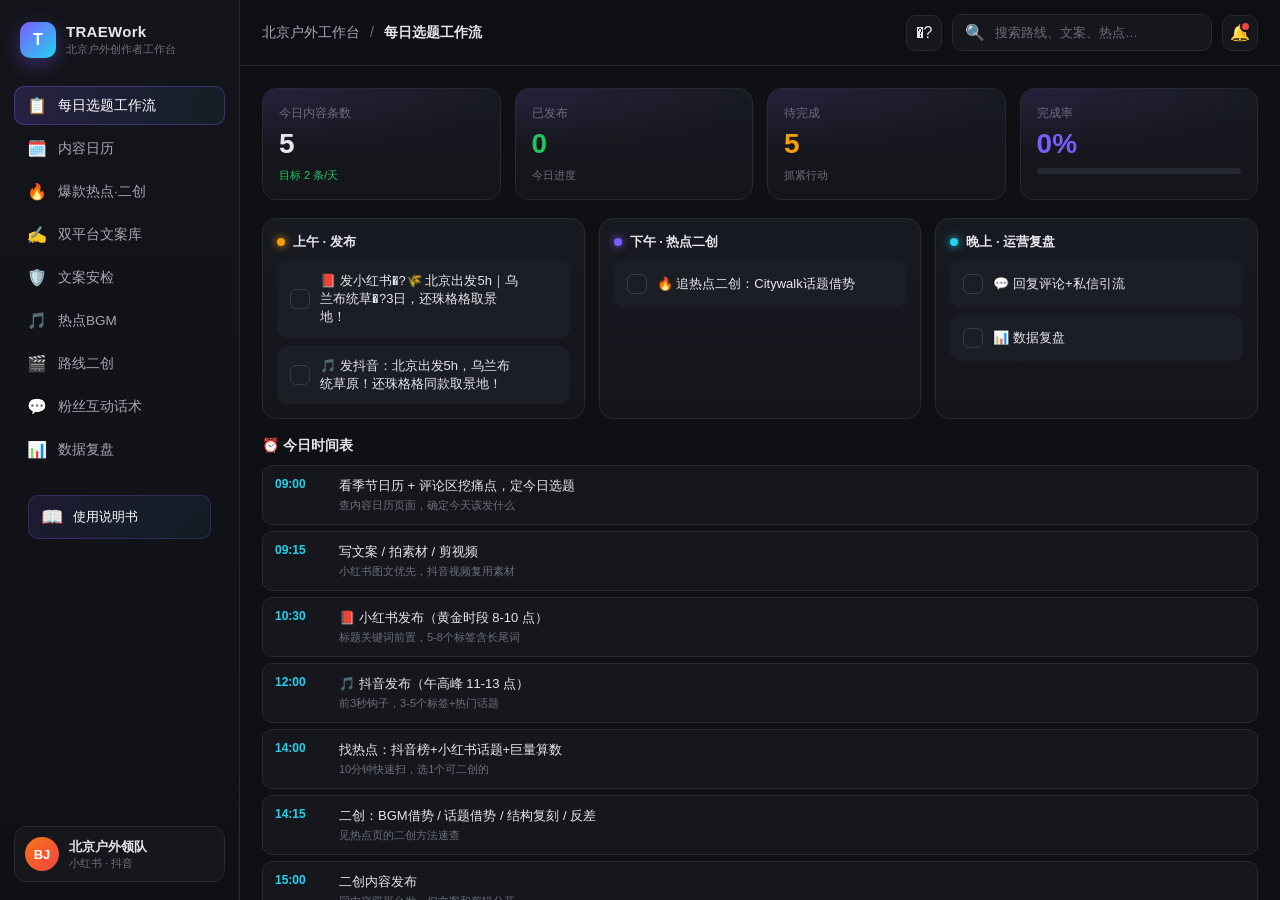
<file: app/index.html>
<!DOCTYPE html>
<html lang="zh-CN">
<head>
<meta charset="UTF-8">
<meta name="viewport" content="width=device-width, initial-scale=1.0, maximum-scale=1.0, user-scalable=no, viewport-fit=cover">
<meta name="theme-color" content="#0e0e10">
<meta name="apple-mobile-web-app-capable" content="yes">
<meta name="apple-mobile-web-app-status-bar-style" content="black-translucent">
<meta name="apple-mobile-web-app-title" content="工作台">
<meta name="mobile-web-app-capable" content="yes">
<link rel="apple-touch-icon" href="icon-192.png">
<link rel="icon" type="image/png" sizes="192x192" href="icon-192.png">
<link rel="manifest" href="manifest.json">
<title>工作台 · 北京户外创作者</title>
<link rel="stylesheet" href="styles.css">
</head>
<body>
<div class="app">
  <!-- 左侧导航 -->
  <aside class="sidebar" id="sidebar">
    <div class="brand">
      <div class="brand-mark">T</div>
      <div class="brand-text">
        <div class="brand-name">TRAEWork</div>
        <div class="brand-sub">北京户外创作者工作台</div>
      </div>
    </div>
    <nav class="nav">
      <button class="nav-item active" data-page="plan">
        <span class="nav-icon">📋</span>
        <span class="nav-label">每日选题工作流</span>
      </button>
      <button class="nav-item" data-page="calendar">
        <span class="nav-icon">🗓️</span>
        <span class="nav-label">内容日历</span>
      </button>
      <button class="nav-item" data-page="hot">
        <span class="nav-icon">🔥</span>
        <span class="nav-label">爆款热点·二创</span>
      </button>
      <button class="nav-item" data-page="copy">
        <span class="nav-icon">✍️</span>
        <span class="nav-label">双平台文案库</span>
      </button>
      <button class="nav-item" data-page="check">
        <span class="nav-icon">🛡️</span>
        <span class="nav-label">文案安检</span>
      </button>
      <button class="nav-item" data-page="bgm">
        <span class="nav-icon">🎵</span>
        <span class="nav-label">热点BGM</span>
      </button>
      <button class="nav-item" data-page="remix">
        <span class="nav-icon">🎬</span>
        <span class="nav-label">路线二创</span>
      </button>
      <button class="nav-item" data-page="interact">
        <span class="nav-icon">💬</span>
        <span class="nav-label">粉丝互动话术</span>
      </button>
      <button class="nav-item" data-page="review">
        <span class="nav-icon">📊</span>
        <span class="nav-label">数据复盘</span>
      </button>
    </nav>
    <div style="padding:0 14px;margin-top:8px">
  <a href="./manual.html" style="display:flex;align-items:center;gap:10px;padding:10px 12px;border-radius:10px;background:linear-gradient(135deg,rgba(124,92,255,.12),rgba(34,211,238,.06));border:1px solid rgba(124,92,255,.25);color:#fff;text-decoration:none;font-size:13px">
    <span style="font-size:18px">📖</span>
    <span>使用说明书</span>
  </a>
</div>
<div class="sidebar-foot">
      <div class="user-chip">
        <div class="avatar">BJ</div>
        <div>
          <div class="u-name">北京户外领队</div>
          <div class="u-role">小红书 · 抖音</div>
        </div>
      </div>
    </div>
  </aside>

  <!-- 移动端底部 Tab -->
  <nav class="tabbar" id="tabbar">
    <button class="tab-item active" data-page="plan"><span class="tab-icon">📋</span><span class="tab-label">选题</span></button>
    <button class="tab-item" data-page="calendar"><span class="tab-icon">🗓️</span><span class="tab-label">日历</span></button>
    <button class="tab-item" data-page="hot"><span class="tab-icon">🔥</span><span class="tab-label">热点</span></button>
    <button class="tab-item" data-page="copy"><span class="tab-icon">✍️</span><span class="tab-label">文案</span></button>
    <button class="tab-item" data-page="check"><span class="tab-icon">🛡️</span><span class="tab-label">安检</span></button>
    <button class="tab-item" data-page="bgm"><span class="tab-icon">🎵</span><span class="tab-label">BGM</span></button>
    <button class="tab-item" data-page="remix"><span class="tab-icon">🎬</span><span class="tab-label">二创</span></button>
    <button class="tab-item" data-page="interact"><span class="tab-icon">💬</span><span class="tab-label">话术</span></button>
    <button class="tab-item" data-page="review"><span class="tab-icon">📊</span><span class="tab-label">复盘</span></button>
  </nav>

  <!-- 主内容区 -->
  <main class="main">
    <header class="topbar">
      <div class="topbar-left">
        <button class="menu-btn" id="menuBtn" aria-label="菜单">☰</button>
        <div class="crumb">
          <span class="crumb-home">北京户外工作台</span>
          <span class="crumb-sep">/</span>
          <span class="crumb-current" id="crumbCurrent">每日选题工作流</span>
        </div>
      </div>
      <div class="topbar-right">
        <button class="sync-btn" id="syncIcon" title="云端同步">☁️</button>
        <div class="search"><span>🔍</span><input type="text" id="globalSearch" placeholder="搜索路线、文案、热点…"></div>
        <button class="bell" aria-label="通知">🔔<span class="dot"></span></button>
      </div>
    </header>

    <section class="content" id="content">

      <!-- ====== 页面 1：每日选题工作流 ====== -->
      <div class="page active" id="page-plan">
        <!-- 顶部数据 -->
        <div class="stats">
          <div class="stat-card"><div class="stat-label">今日内容条数</div><div class="stat-value" id="stat-total">0</div><div class="stat-foot"><span class="up">目标 2 条/天</span></div></div>
          <div class="stat-card"><div class="stat-label">已发布</div><div class="stat-value done" id="stat-done">0</div><div class="stat-foot">今日进度</div></div>
          <div class="stat-card"><div class="stat-label">待完成</div><div class="stat-value pending" id="stat-pending">0</div><div class="stat-foot">抓紧行动</div></div>
          <div class="stat-card"><div class="stat-label">完成率</div><div class="stat-value rate" id="stat-rate">0%</div><div class="progress"><div class="bar" id="rateBar"></div></div></div>
        </div>

        <!-- 今日时间表 -->
        <!-- 今日任务看板（三栏） -->
        <div class="board">
          <section class="col"><div class="col-head"><div class="col-title"><span class="col-dot morning"></span>上午 · 发布</div></div><ul class="task-list" id="col-morning"></ul></section>
          <section class="col"><div class="col-head"><div class="col-title"><span class="col-dot afternoon"></span>下午 · 热点二创</div></div><ul class="task-list" id="col-afternoon"></ul></section>
          <section class="col"><div class="col-head"><div class="col-title"><span class="col-dot evening"></span>晚上 · 运营复盘</div></div><ul class="task-list" id="col-evening"></ul></section>
        </div>

        <div class="section-title" style="margin-top:18px">⏰ 今日时间表</div>
        <div class="timeline" id="timeline"></div>

        <!-- 选题决策表 -->
        <div class="section-title" style="margin-top:18px">🧠 今日选题决策表</div>
        <div class="idea-grid" id="topicGrid"></div>

        <!-- 评论区挖宝 -->
        <div class="section-title" style="margin-top:18px">💬 评论区选题金矿</div>
        <div class="comment-mine" id="commentMine"></div>
      </div>

      <!-- ====== 页面 2：内容日历 ====== -->
      <div class="page" id="page-calendar">
        <div class="page-head"><h2>📅 北京户外年度内容日历</h2><div class="calendar-nav"><button id="calPrev">‹</button><span id="calMonth">7月</span><button id="calNext">›</button></div></div>
        <div class="calendar-grid" id="calendarGrid"></div>
      </div>

      <!-- ====== 页面 3：爆款热点·二创 ====== -->
      <div class="page" id="page-hot">
        <div class="page-head"><h2>🔥 爆款热点 · 二创工作台</h2><button class="new-btn ghost" id="newHotBtn">＋ 收录热点</button></div>
        <div class="section-title">🔄 今日可追热点</div>
        <div class="hot-list" id="hotList"></div>
        <div class="section-title" style="margin-top:14px">🧪 二创方法速查</div>
        <div class="remix-methods" id="remixMethods"></div>
        <div class="section-title" style="margin-top:14px">🚫 违禁词速查表（发之前扫一眼）</div>
        <div class="banned-table" id="bannedTable"></div>
      </div>

      <!-- ====== 页面 4：双平台文案库 ====== -->
      <div class="page" id="page-copy">
        <div class="page-head"><h2>✍️ 双平台文案库</h2><div class="search local"><span>🔍</span><input type="text" id="copySearch" placeholder="搜路线、月份…"></div></div>
        
        <!-- AI 生成区 -->
        <div class="ai-gen-area">
          <div class="ai-gen-title">🤖 AI 智能生成文案</div>
          <div class="ai-gen-desc">输入任意路线名或地点，自动生成小红书+抖音双平台文案（自动过违禁词）</div>
          <div class="ai-gen-input-row">
            <input type="text" id="aiRouteInput" placeholder="例如：麻田岭露营、北灵山徒步、乌兰哈达火山…">
            <button class="btn primary" id="aiGenBtn">✨ 生成文案</button>
          </div>
          <div class="ai-gen-result" id="aiGenResult"></div>
        </div>

        <div class="section-title">📚 文案库 · 小红书 & 抖音 对照</div>
        <div class="copy-list" id="copyList"></div>
      </div>

      <!-- ====== 页面 5：文案安检 ====== -->
      <div class="page" id="page-check">
        <div class="page-head"><h2>🛡️ 文案安检 · 违禁词扫描</h2></div>
        <div class="check-layout">
          <!-- 左侧输入区 -->
          <div class="check-input-area">
            <div class="form-row">
              <label>选择平台</label>
              <div class="seg" id="scanPlatform">
                <button class="seg-btn active" data-plat="both">两平台都查</button>
                <button class="seg-btn" data-plat="xhs">📕 小红书</button>
                <button class="seg-btn" data-plat="dy">🎵 抖音</button>
              </div>
            </div>
            <div class="form-row">
              <label>粘贴你要检查的文案（标题+正文+标签都放进来）</label>
              <textarea id="scanInput" rows="10" placeholder="在这里粘贴小红书或抖音的文案内容…&#10;&#10;比如：&#10;北京最美冰瀑！白河峡谷徒步，拍出人生照片&#10;#白河峡谷 #冰瀑徒步 #北京户外 #组队"></textarea>
            </div>
            <div class="form-actions" style="justify-content:flex-start">
              <button class="btn primary" id="scanBtn">🔍 开始扫描</button>
              <button class="btn ghost" id="scanClear">清空</button>
            </div>
          </div>
          <!-- 右侧结果区 -->
          <div class="check-result-area" id="scanResult">
            <div class="scan-hint">👆 左边粘贴文案，选择平台，点击扫描即可检查违禁词</div>
          </div>
        </div>
      </div>

      <!-- ====== 页面 6：热点BGM ====== -->
      <div class="page" id="page-bgm">
        <div class="page-head">
          <h2>🎵 热点 BGM · 爆款背景音乐</h2>
          <div class="bgm-filters">
            <button class="bgm-filter active" data-filter="all">全部</button>
            <button class="bgm-filter" data-filter="抖音">抖音</button>
            <button class="bgm-filter" data-filter="小红书">小红书</button>
            <button class="bgm-filter" data-filter="治愈">治愈</button>
            <button class="bgm-filter" data-filter="励志">励志</button>
            <button class="bgm-filter" data-filter="古风">古风</button>
          </div>
        </div>
        <div class="bgm-list" id="bgmList"></div>
        <div class="section-title" style="margin-top:18px">💡 BGM 使用技巧</div>
        <div class="bgm-tips" id="bgmTips"></div>
      </div>

      <!-- ====== 页面 7：路线二创 ====== -->
      <div class="page" id="page-remix">
        <div class="page-head"><h2>🎬 路线二创 · 攻略转文案</h2></div>
        
        <div class="remix-layout">
          <!-- 左侧：输入攻略 -->
          <div class="remix-input-area">
            <div class="remix-step">
              <div class="remix-step-num">1</div>
              <div class="remix-step-text">粘贴路线攻略（从其他博主/自己整理的素材都可以）</div>
            </div>
            <textarea id="remixInput" rows="12" placeholder="在这里粘贴路线攻略文本…&#10;&#10;例如：&#10;麻田岭位于河北蔚县，海拔2100米，高山草甸地貌。&#10;从北京出发约4小时车程。&#10;路线全程约12公里，累计爬升600米，难度中等。&#10;7-8月是花开季节，草甸上野花遍地。&#10;适合露营、徒步、摄影。&#10;注意事项：海拔较高需带保暖衣物，无信号需提前下载轨迹。"></textarea>
            <div class="remix-options">
              <div class="form-row" style="margin:0">
                <label>内容风格</label>
                <div class="seg" id="remixStyle">
                  <button class="seg-btn active" data-style="种草">种草安利</button>
                  <button class="seg-btn" data-style="攻略">实用攻略</button>
                  <button class="seg-btn" data-style="vlog">vlog叙事</button>
                </div>
              </div>
            </div>
            <button class="btn primary remix-gen-btn" id="remixGenBtn">✨ 一键生成双平台文案</button>
          </div>
          
          <!-- 右侧：生成结果 -->
          <div class="remix-result-area" id="remixResult">
            <div class="scan-hint">👈 左边粘贴攻略，点「一键生成」即可获得可直接发布的小红书+抖音文案</div>
          </div>
        </div>
      </div>

      <!-- ====== 页面 9：粉丝互动话术 ====== -->
      <div class="page" id="page-interact">
        <div class="page-head">
          <h2>💬 粉丝互动话术库</h2>
          <div class="interact-filters">
            <button class="interact-filter active" data-stage="all">全部</button>
            <button class="interact-filter" data-stage="comment">评论回复</button>
            <button class="interact-filter" data-stage="dm">私信引导</button>
            <button class="interact-filter" data-stage="wechat">加微信</button>
          </div>
        </div>

        <!-- 转化漏斗示意 -->
        <div class="interact-funnel">
          <div class="funnel-step">
            <div class="funnel-icon">📝</div>
            <div class="funnel-label">发布内容</div>
            <div class="funnel-desc">吸引评论</div>
          </div>
          <div class="funnel-arrow">→</div>
          <div class="funnel-step">
            <div class="funnel-icon">💬</div>
            <div class="funnel-label">评论回复</div>
            <div class="funnel-desc">引导到私信</div>
          </div>
          <div class="funnel-arrow">→</div>
          <div class="funnel-step">
            <div class="funnel-icon">📨</div>
            <div class="funnel-label">私信沟通</div>
            <div class="funnel-desc">发送详情+报名</div>
          </div>
          <div class="funnel-arrow">→</div>
          <div class="funnel-step highlight">
            <div class="funnel-icon">🔗</div>
            <div class="funnel-label">加微信</div>
            <div class="funnel-desc">建立长期联系</div>
          </div>
        </div>

        <!-- 平台切换 -->
        <div class="interact-platform-tabs">
          <button class="interact-plat-tab active" data-plat="xhs">📕 小红书话术</button>
          <button class="interact-plat-tab" data-plat="dy">🎵 抖音话术</button>
        </div>

        <!-- 话术列表 -->
        <div class="interact-list" id="interactList"></div>

        <!-- 互动技巧 -->
        <div class="section-title" style="margin-top:18px">💡 互动转化技巧</div>
        <div class="interact-tips" id="interactTips"></div>
      </div>

      <!-- ====== 页面 8：数据复盘 ====== -->
      <div class="page" id="page-review">
        <div class="page-head"><h2>📊 数据复盘</h2><button class="new-btn ghost" id="newReviewBtn">＋ 新增复盘</button></div>
        <div class="review-grid" id="reviewGrid"></div>
      </div>
    </section>
  </main>
</div>

<!-- 弹层：热点 -->
<div class="modal" id="hotModal">
  <div class="modal-mask"></div>
  <div class="modal-body">
    <div class="modal-title">收录热点</div>
    <div class="form-row"><label>热点标题</label><input id="hotTitle" type="text" placeholder="例如：某爆款BGM"></div>
    <div class="form-row"><label>平台 / 来源</label><input id="hotFrom" type="text" placeholder="抖音 / 小红书 / B站…"></div>
    <div class="form-row"><label>链接（可选）</label><input id="hotLink" type="text" placeholder="https://…"></div>
    <div class="form-row"><label>二创角度</label><textarea id="hotAngle" rows="2" placeholder="你的切入角度"></textarea></div>
    <div class="form-actions"><button class="btn ghost" data-close="hotModal">取消</button><button class="btn primary" id="hotSave">保存</button></div>
  </div>
</div>

<!-- 弹层：复盘 -->
<div class="modal" id="reviewModal">
  <div class="modal-mask"></div>
  <div class="modal-body">
    <div class="modal-title">新增复盘</div>
    <div class="form-row"><label>内容主题</label><input id="rvTopic" type="text" placeholder="例：坡峰岭红叶 vlog"></div>
    <div class="form-row"><label>平台</label><div class="seg"><button class="seg-btn active" data-plat="小红书">小红书</button><button class="seg-btn" data-plat="抖音">抖音</button></div></div>
    <div class="form-row two"><div><label>播放量</label><input id="rvViews" type="number" placeholder="0"></div><div><label>点赞</label><input id="rvLikes" type="number" placeholder="0"></div></div>
    <div class="form-row two"><div><label>收藏</label><input id="rvSaves" type="number" placeholder="0"></div><div><label>评论</label><input id="rvComments" type="number" placeholder="0"></div></div>
    <div class="form-row"><label>互动率 %</label><input id="rvRate" type="number" placeholder="0" step="0.1"></div>
    <div class="form-row"><label>报名转化（私信数）</label><input id="rvLeads" type="number" placeholder="0"></div>
    <div class="form-row"><label>复盘要点</label><textarea id="rvNote" rows="3" placeholder="哪些做得好，下次怎么改进…"></textarea></div>
    <div class="form-actions"><button class="btn ghost" data-close="reviewModal">取消</button><button class="btn primary" id="rvSave">保存</button></div>
  </div>
</div>

<!-- 弹层：文案详情 -->
<div class="modal" id="copyModal">
  <div class="modal-mask"></div>
  <div class="modal-body copy-modal-body">
    <div class="modal-title" id="copyModalTitle">文案详情</div>
    <div class="copy-detail" id="copyDetail"></div>
    <div class="form-actions"><button class="btn ghost" id="copyClose">关闭</button><button class="btn primary" id="copyCopyBtn">📋 一键复制</button></div>
  </div>
</div>

<!-- 抽屉 -->
<div class="drawer" id="drawer">
  <div class="drawer-mask"></div>
  <div class="drawer-body" id="drawerBody"></div>
</div>

<div class="toast" id="toast"></div>
<script src="app.js"></script>
</body>
</html>
</file>
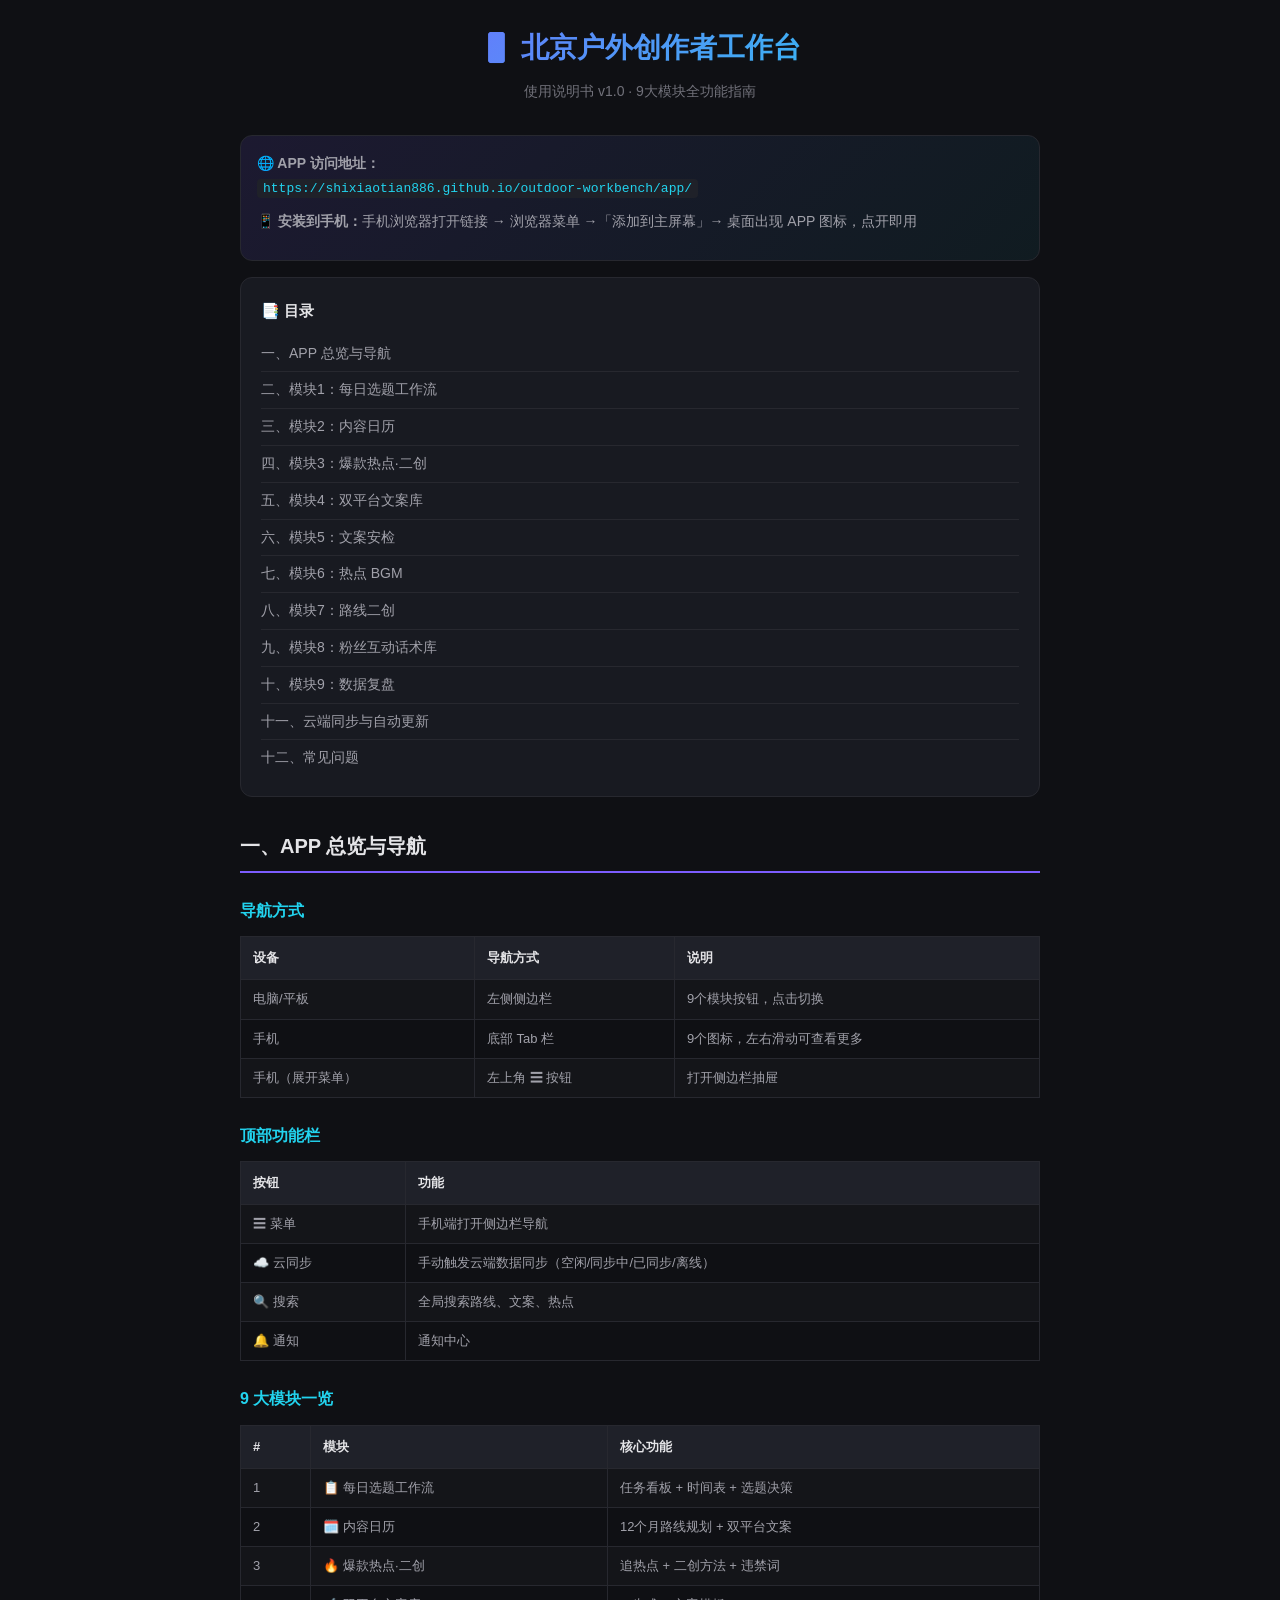
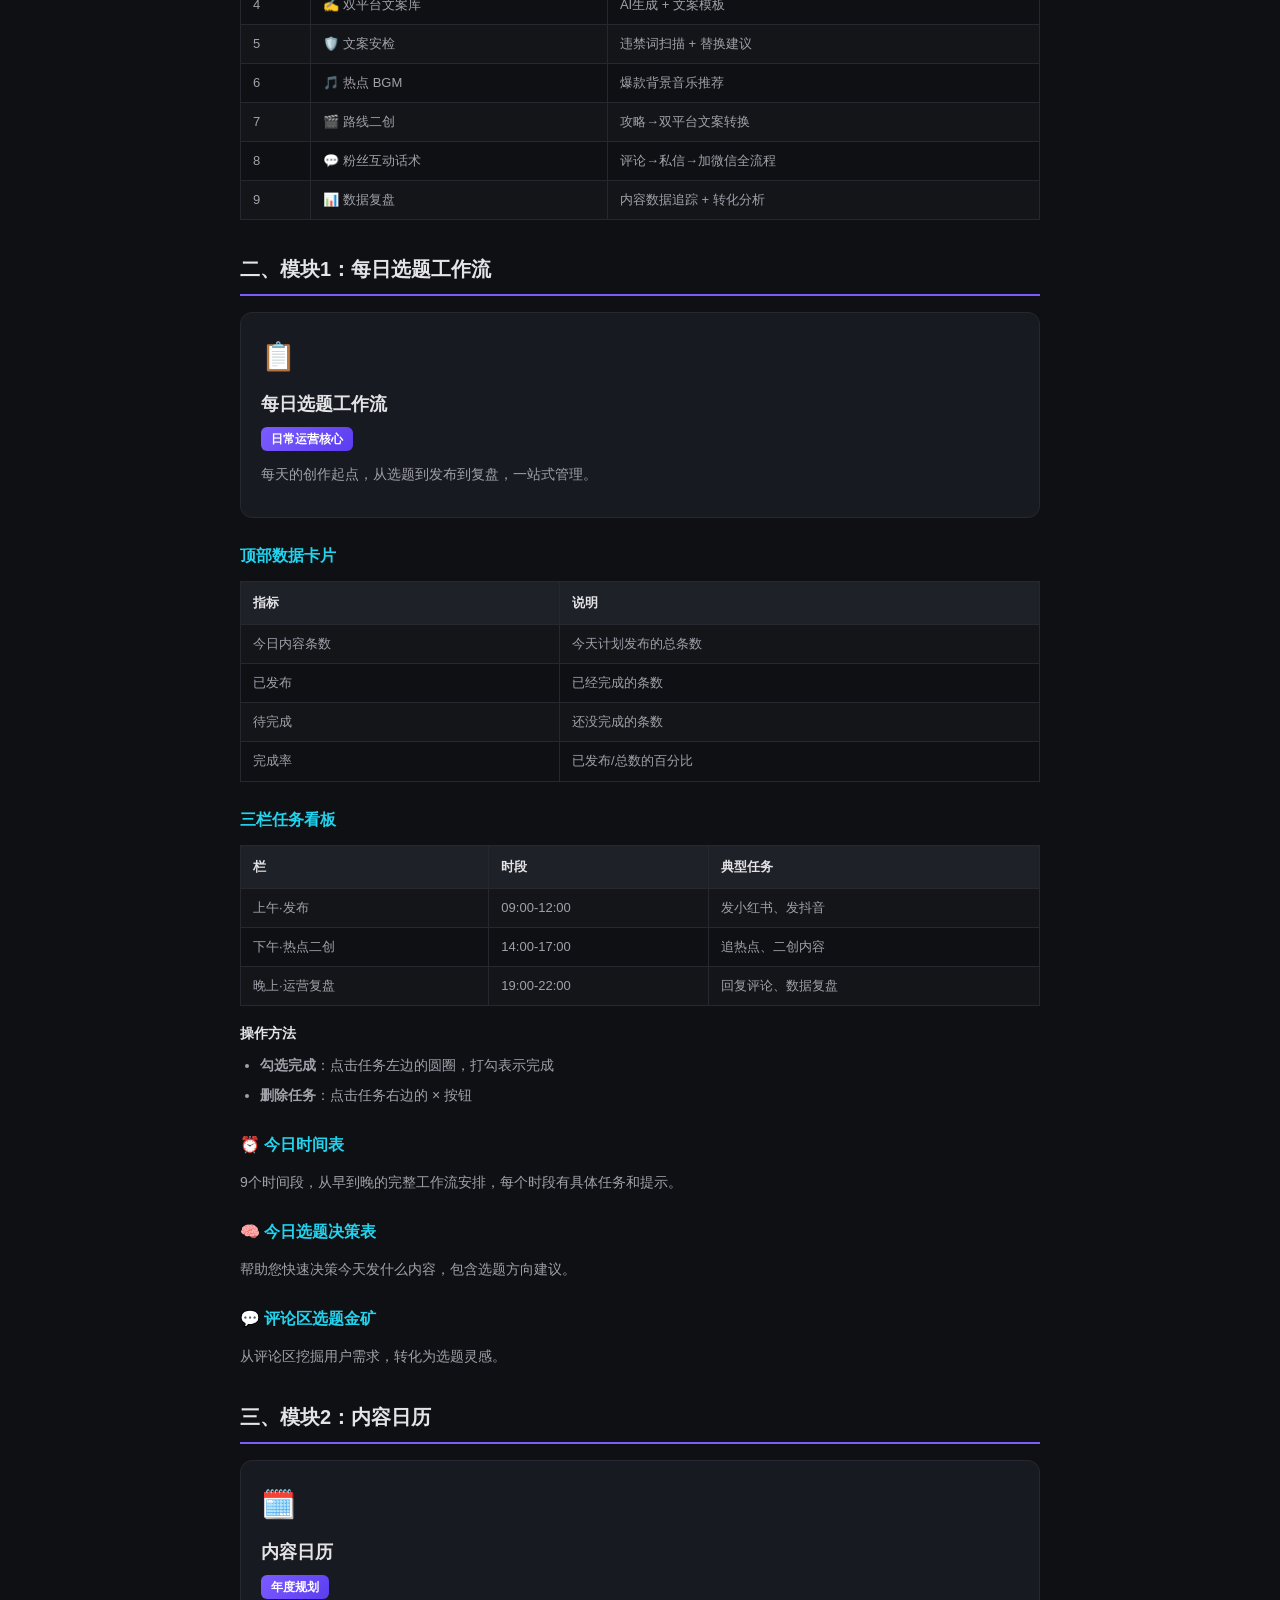
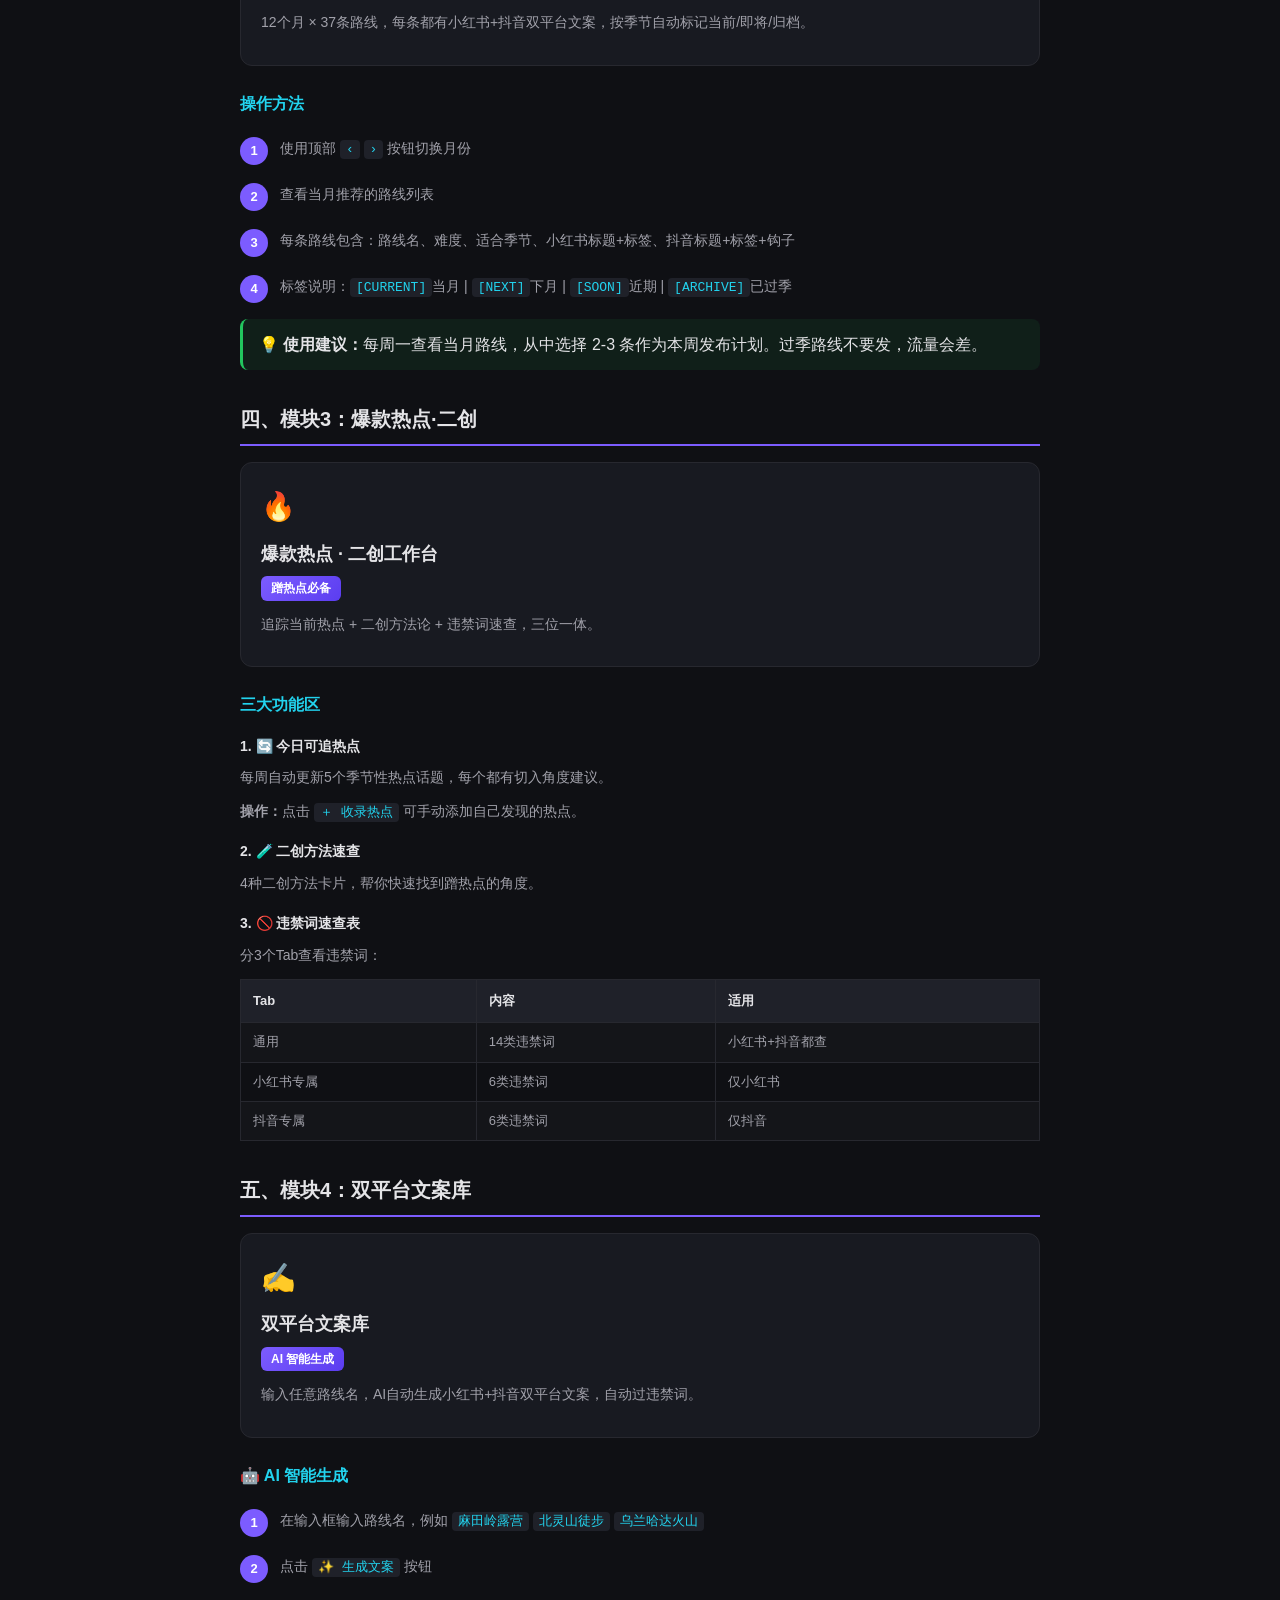
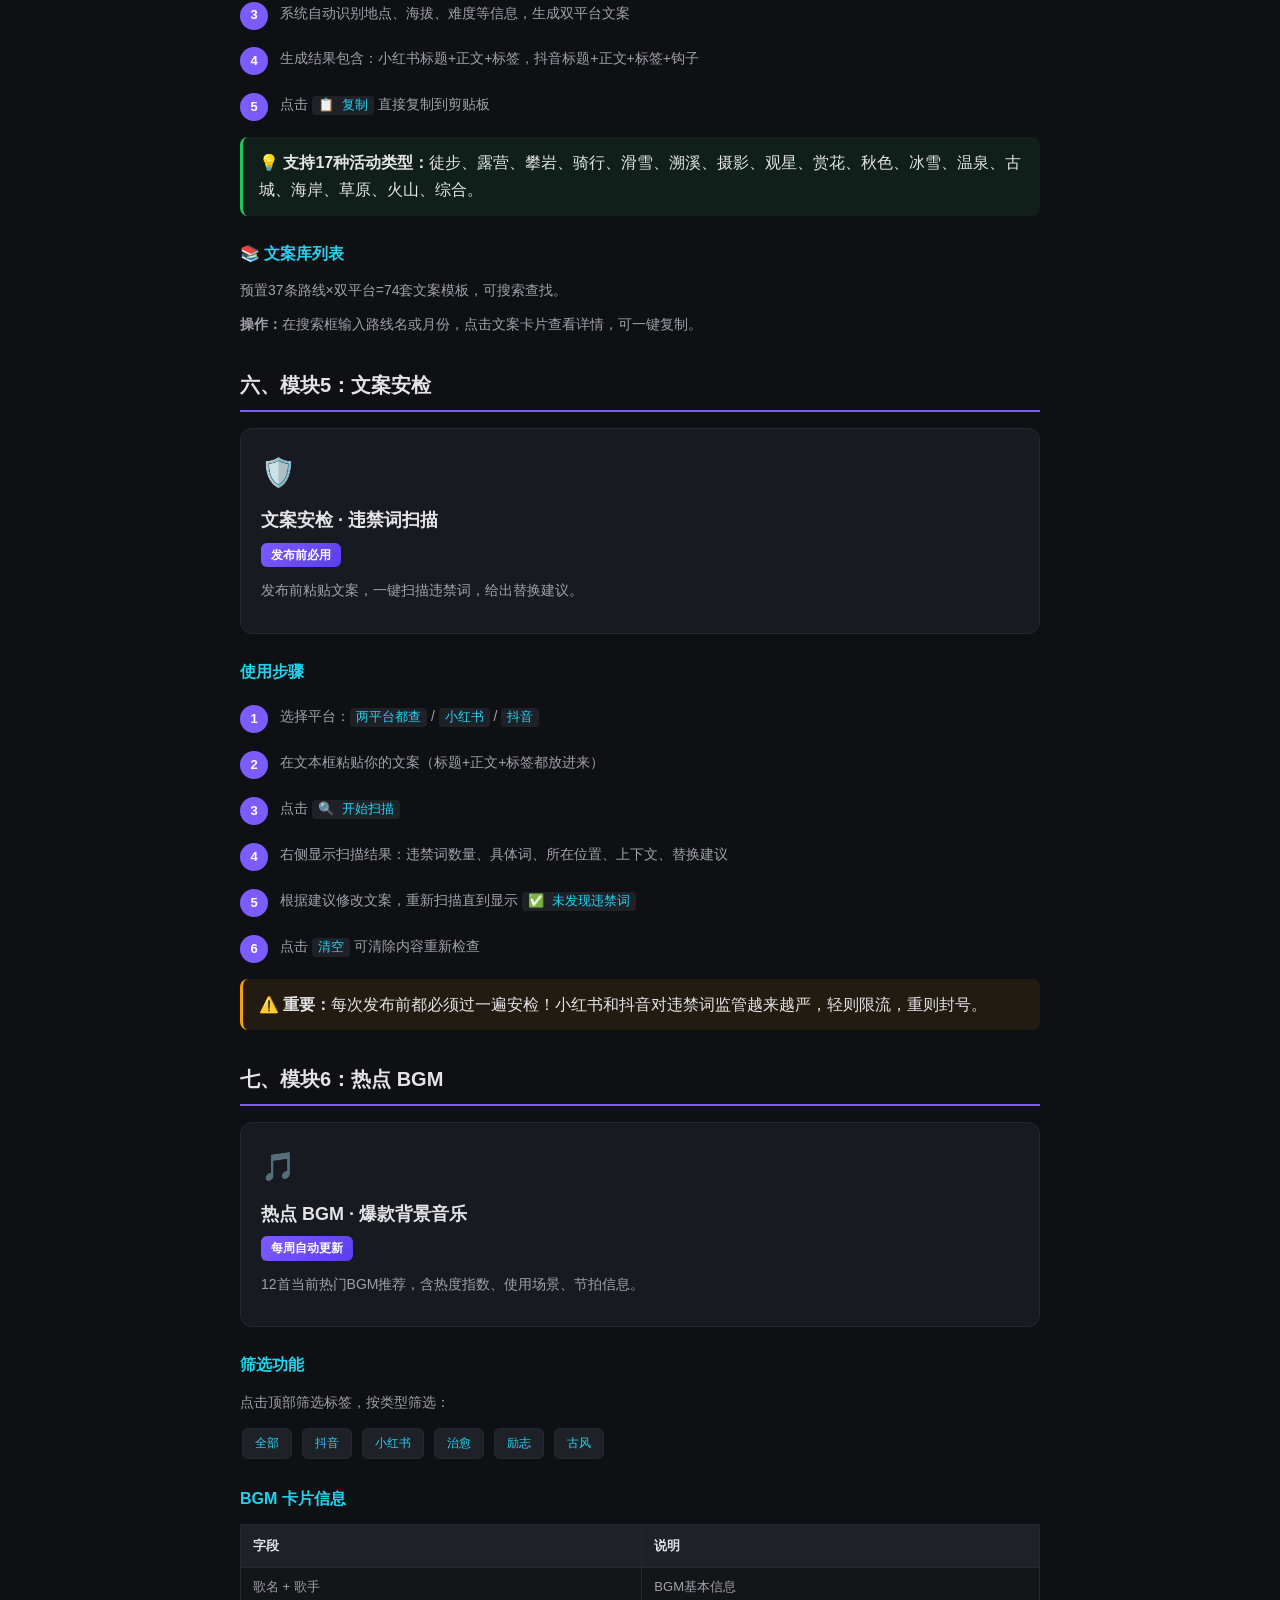
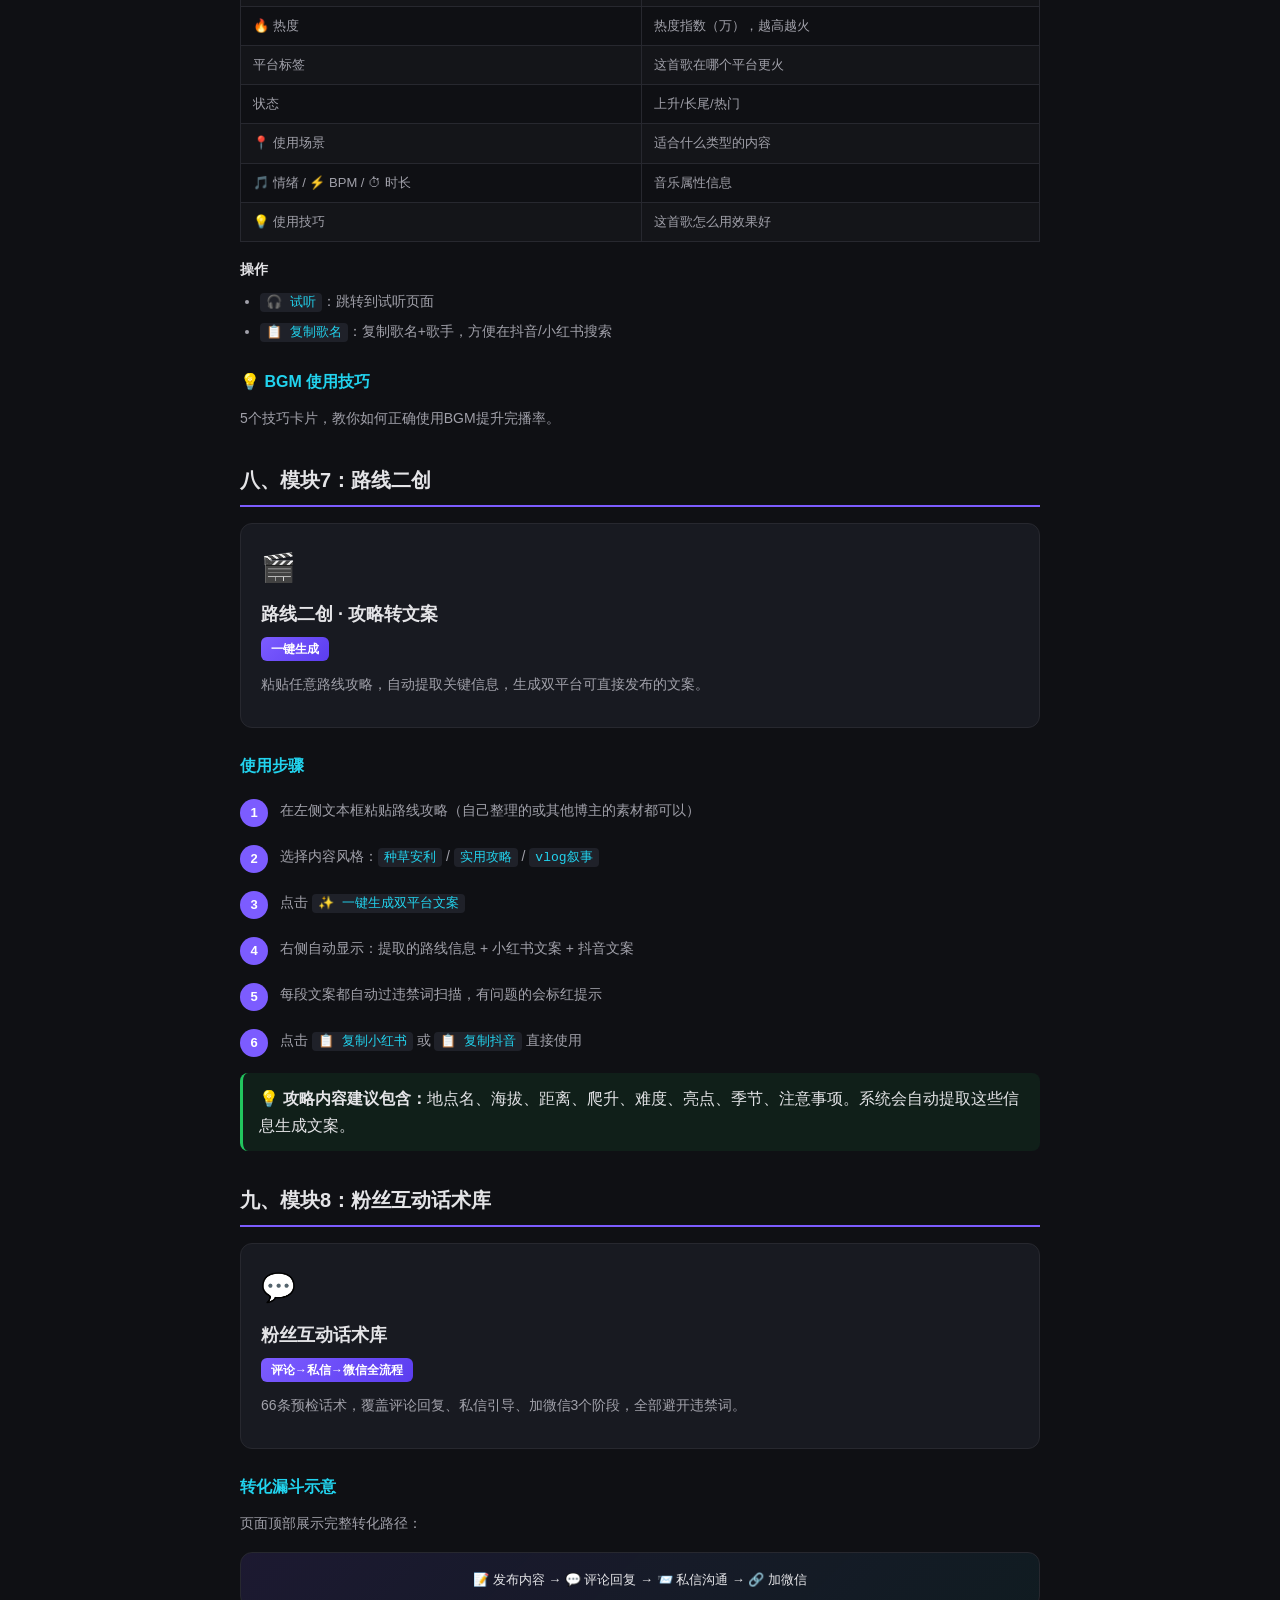
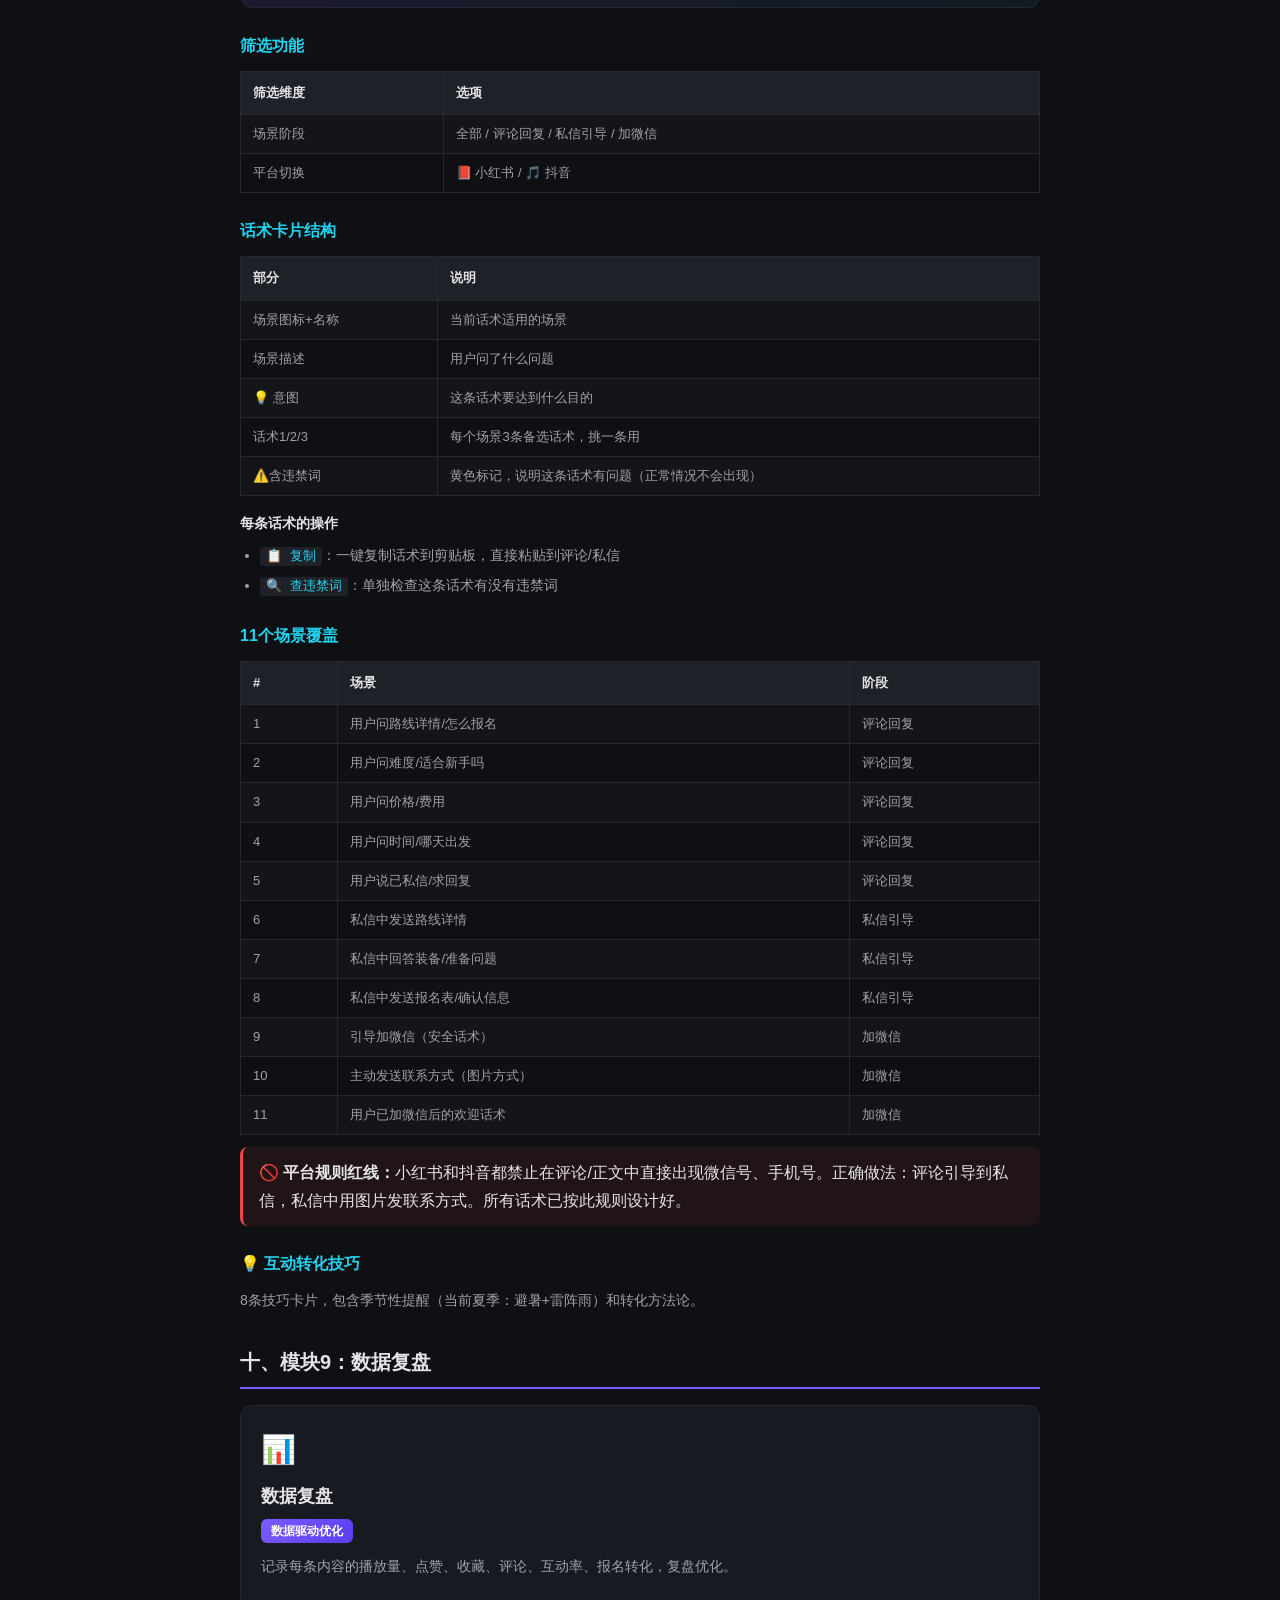
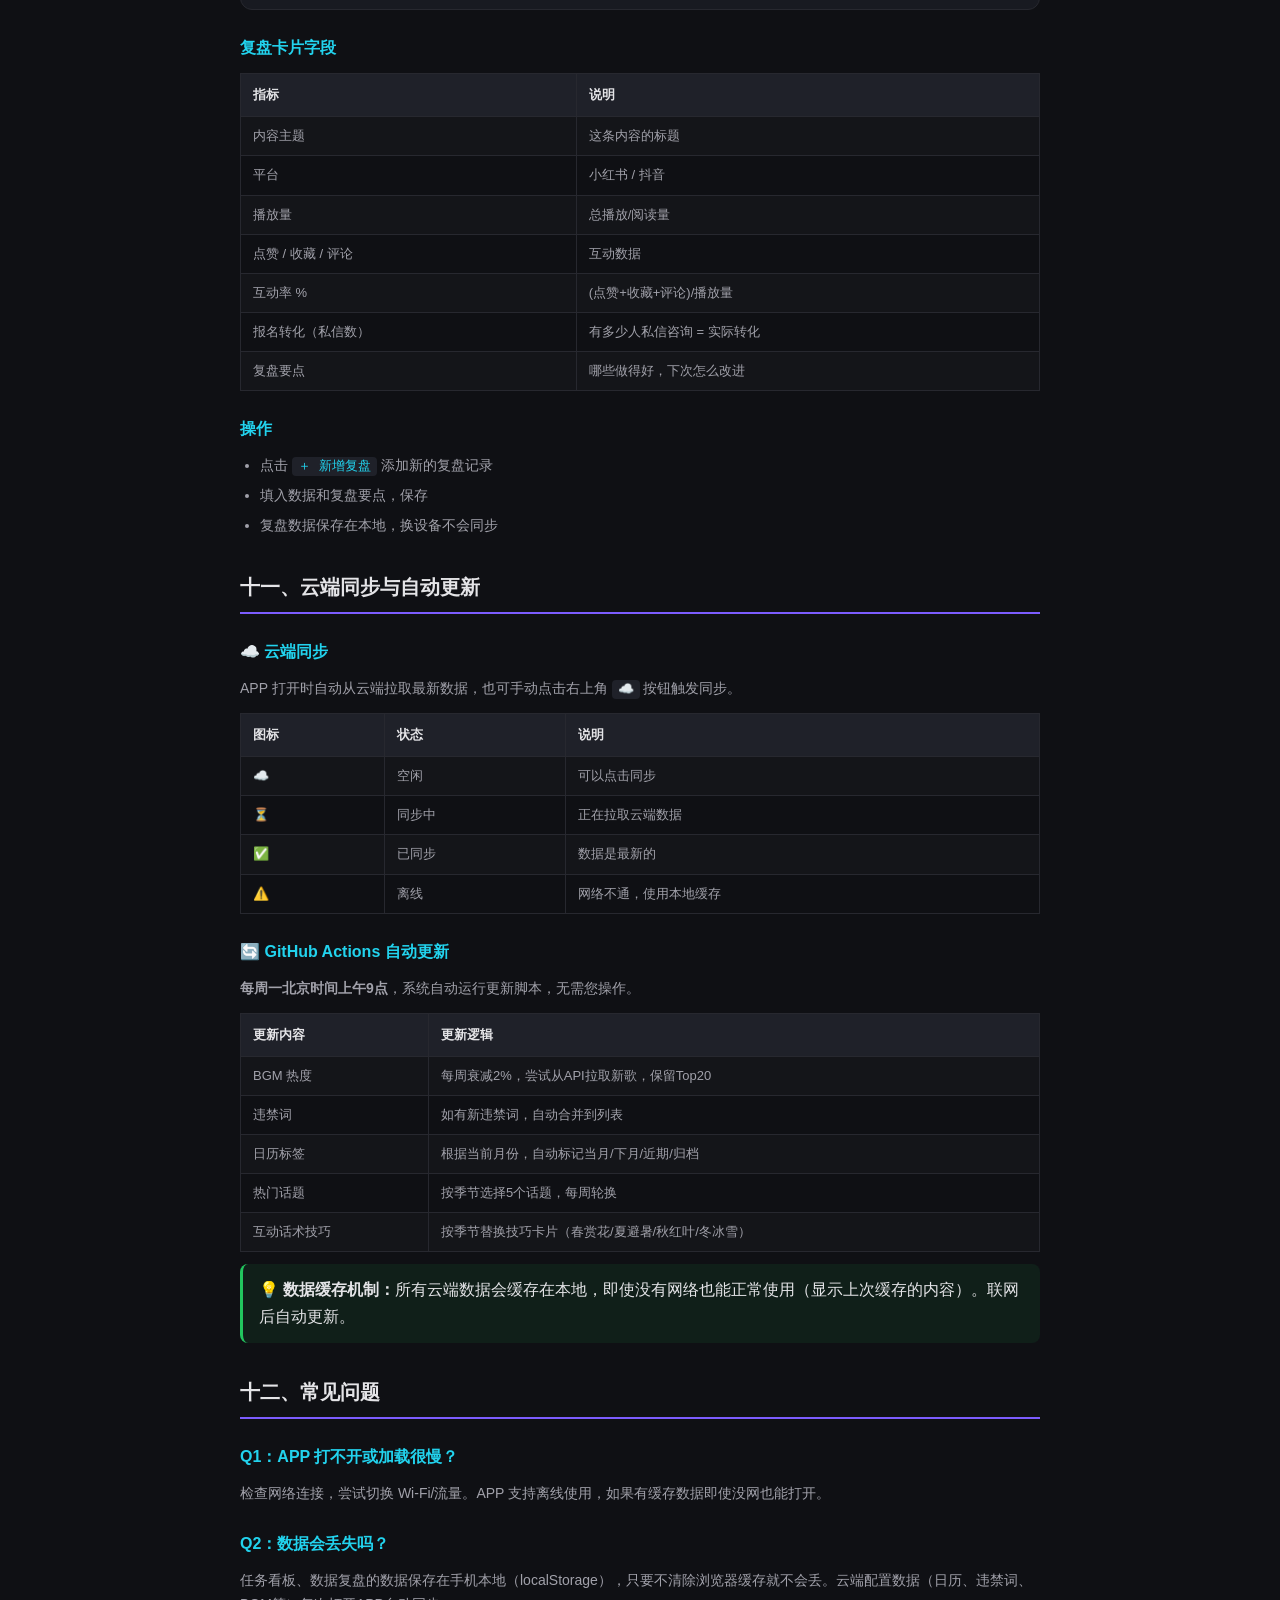
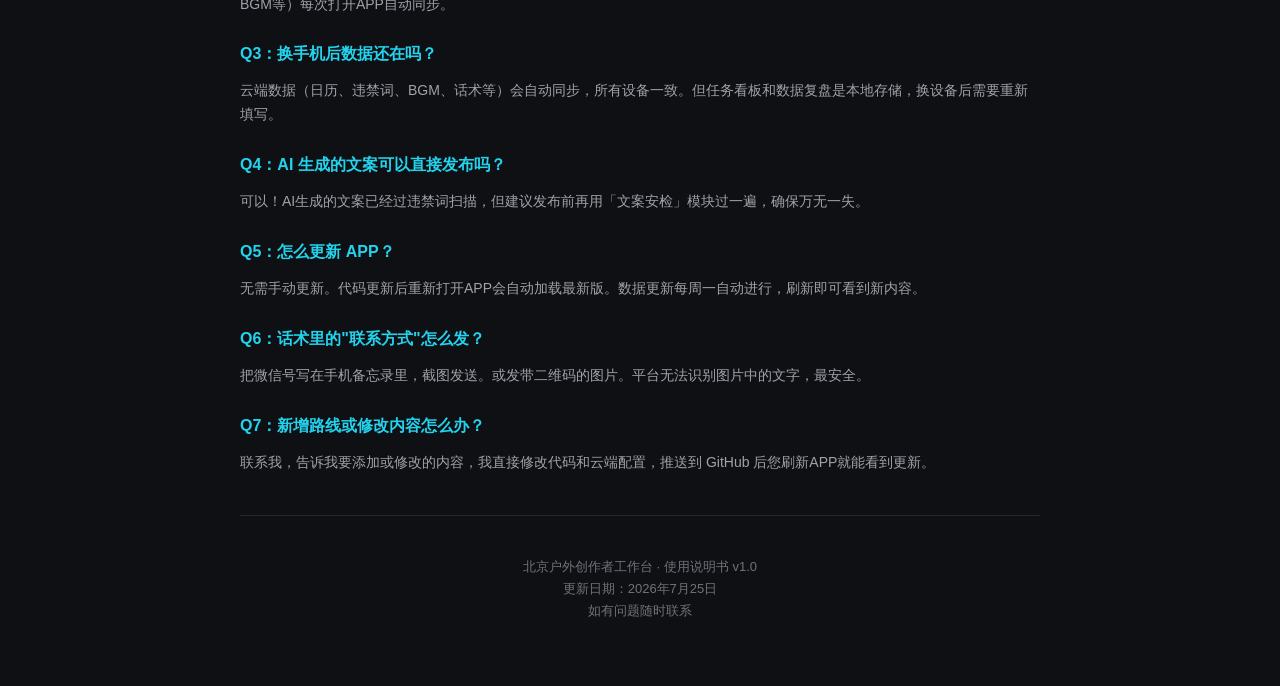
<file: app/manual.html>
<!DOCTYPE html>
<html lang="zh-CN">
<head>
<meta charset="UTF-8">
<meta name="viewport" content="width=device-width, initial-scale=1.0">
<title>北京户外创作者工作台 · 使用说明书</title>
<style>
:root{
  --bg:#0f1014;--bg-2:#181a21;--bg-3:#1f2129;--text:#e4e4e7;--text-2:#a1a1aa;--text-3:#71717a;
  --primary:#7c5cff;--accent:#22d3ee;--green:#22c55e;--yellow:#f59e0b;--red:#ef4444;
  --line:#27282f;--radius:12px;
}
*{margin:0;padding:0;box-sizing:border-box}
body{font-family:-apple-system,BlinkMacSystemFont,"PingFang SC","Microsoft YaHei",sans-serif;background:var(--bg);color:var(--text);line-height:1.7;max-width:840px;margin:0 auto;padding:24px 20px 60px}
h1{font-size:28px;font-weight:800;text-align:center;margin-bottom:8px;background:linear-gradient(135deg,#7c5cff,#22d3ee);-webkit-background-clip:text;-webkit-text-fill-color:transparent;background-clip:text}
.subtitle{text-align:center;color:var(--text-3);font-size:14px;margin-bottom:32px}
h2{font-size:20px;font-weight:700;margin:32px 0 16px;padding-bottom:8px;border-bottom:2px solid var(--primary);color:var(--text)}
h3{font-size:16px;font-weight:600;margin:24px 0 12px;color:var(--accent)}
h4{font-size:14px;font-weight:600;margin:16px 0 8px;color:var(--text)}
p{margin-bottom:10px;font-size:14px;color:var(--text-2)}
ul,ol{margin:8px 0 16px 20px;font-size:14px;color:var(--text-2)}
li{margin-bottom:6px}
code{background:var(--bg-3);padding:2px 6px;border-radius:4px;font-size:13px;color:var(--accent)}
.highlight{background:linear-gradient(135deg,rgba(124,92,255,.12),rgba(34,211,238,.06));border:1px solid var(--line);border-radius:var(--radius);padding:16px;margin:16px 0}
.tip{background:rgba(34,197,94,.08);border-left:3px solid var(--green);border-radius:8px;padding:12px 16px;margin:12px 0}
.warn{background:rgba(245,158,11,.08);border-left:3px solid var(--yellow);border-radius:8px;padding:12px 16px;margin:12px 0}
.danger{background:rgba(239,68,68,.08);border-left:3px solid var(--red);border-radius:8px;padding:12px 16px;margin:12px 0}
table{width:100%;border-collapse:collapse;margin:12px 0;font-size:13px}
th{background:var(--bg-3);padding:10px 12px;text-align:left;font-weight:600;color:var(--text);border:1px solid var(--line)}
td{padding:8px 12px;border:1px solid var(--line);color:var(--text-2)}
tr:nth-child(even) td{background:rgba(255,255,255,.02)}
.module-card{background:var(--bg-2);border:1px solid var(--line);border-radius:var(--radius);padding:20px;margin:16px 0}
.module-icon{font-size:28px;margin-bottom:8px}
.module-title{font-size:18px;font-weight:700;color:var(--text);margin-bottom:4px}
.module-tag{display:inline-block;background:linear-gradient(135deg,#7c5cff,#5b3df0);color:#fff;border-radius:6px;padding:2px 10px;font-size:12px;font-weight:600;margin-bottom:12px}
.step-list{counter-reset:step;list-style:none;margin:12px 0}
.step-list li{counter-increment:step;padding:8px 0 8px 40px;position:relative}
.step-list li::before{content:counter(step);position:absolute;left:0;top:8px;width:28px;height:28px;background:var(--primary);color:#fff;border-radius:50%;display:flex;align-items:center;justify-content:center;font-size:13px;font-weight:700}
.btn-demo{display:inline-block;background:var(--bg-3);border:1px solid var(--line);border-radius:6px;padding:4px 12px;font-size:12px;color:var(--accent);margin:2px}
.toc{background:var(--bg-2);border:1px solid var(--line);border-radius:var(--radius);padding:20px;margin-bottom:32px}
.toc-title{font-size:15px;font-weight:700;margin-bottom:12px;color:var(--text)}
.toc a{display:block;padding:6px 0;color:var(--text-2);text-decoration:none;font-size:14px;border-bottom:1px solid var(--line)}
.toc a:hover{color:var(--primary)}
.toc a:last-child{border-bottom:none}
@media(max-width:480px){
  body{padding:16px 12px}
  h1{font-size:22px}
  h2{font-size:17px}
  h3{font-size:15px}
  table{font-size:12px}
  th,td{padding:6px 8px}
}
</style>
</head>
<body>

<h1>📱 北京户外创作者工作台</h1>
<p class="subtitle">使用说明书 v1.0 · 9大模块全功能指南</p>

<div class="highlight">
<p><b>🌐 APP 访问地址：</b><br>
<code>https://shixiaotian886.github.io/outdoor-workbench/app/</code></p>
<p><b>📱 安装到手机：</b>手机浏览器打开链接 → 浏览器菜单 →「添加到主屏幕」→ 桌面出现 APP 图标，点开即用</p>
</div>

<div class="toc">
  <div class="toc-title">📑 目录</div>
  <a href="#overview">一、APP 总览与导航</a>
  <a href="#plan">二、模块1：每日选题工作流</a>
  <a href="#calendar">三、模块2：内容日历</a>
  <a href="#hot">四、模块3：爆款热点·二创</a>
  <a href="#copy">五、模块4：双平台文案库</a>
  <a href="#check">六、模块5：文案安检</a>
  <a href="#bgm">七、模块6：热点 BGM</a>
  <a href="#remix">八、模块7：路线二创</a>
  <a href="#interact">九、模块8：粉丝互动话术库</a>
  <a href="#review">十、模块9：数据复盘</a>
  <a href="#sync">十一、云端同步与自动更新</a>
  <a href="#faq">十二、常见问题</a>
</div>

<!-- ==================== 总览 ==================== -->
<h2 id="overview">一、APP 总览与导航</h2>

<h3>导航方式</h3>
<table>
<tr><th>设备</th><th>导航方式</th><th>说明</th></tr>
<tr><td>电脑/平板</td><td>左侧侧边栏</td><td>9个模块按钮，点击切换</td></tr>
<tr><td>手机</td><td>底部 Tab 栏</td><td>9个图标，左右滑动可查看更多</td></tr>
<tr><td>手机（展开菜单）</td><td>左上角 ☰ 按钮</td><td>打开侧边栏抽屉</td></tr>
</table>

<h3>顶部功能栏</h3>
<table>
<tr><th>按钮</th><th>功能</th></tr>
<tr><td>☰ 菜单</td><td>手机端打开侧边栏导航</td></tr>
<tr><td>☁️ 云同步</td><td>手动触发云端数据同步（空闲/同步中/已同步/离线）</td></tr>
<tr><td>🔍 搜索</td><td>全局搜索路线、文案、热点</td></tr>
<tr><td>🔔 通知</td><td>通知中心</td></tr>
</table>

<h3>9 大模块一览</h3>
<table>
<tr><th>#</th><th>模块</th><th>核心功能</th></tr>
<tr><td>1</td><td>📋 每日选题工作流</td><td>任务看板 + 时间表 + 选题决策</td></tr>
<tr><td>2</td><td>🗓️ 内容日历</td><td>12个月路线规划 + 双平台文案</td></tr>
<tr><td>3</td><td>🔥 爆款热点·二创</td><td>追热点 + 二创方法 + 违禁词</td></tr>
<tr><td>4</td><td>✍️ 双平台文案库</td><td>AI生成 + 文案模板</td></tr>
<tr><td>5</td><td>🛡️ 文案安检</td><td>违禁词扫描 + 替换建议</td></tr>
<tr><td>6</td><td>🎵 热点 BGM</td><td>爆款背景音乐推荐</td></tr>
<tr><td>7</td><td>🎬 路线二创</td><td>攻略→双平台文案转换</td></tr>
<tr><td>8</td><td>💬 粉丝互动话术</td><td>评论→私信→加微信全流程</td></tr>
<tr><td>9</td><td>📊 数据复盘</td><td>内容数据追踪 + 转化分析</td></tr>
</table>

<!-- ==================== 模块1 ==================== -->
<h2 id="plan">二、模块1：每日选题工作流</h2>

<div class="module-card">
<div class="module-icon">📋</div>
<div class="module-title">每日选题工作流</div>
<span class="module-tag">日常运营核心</span>
<p>每天的创作起点，从选题到发布到复盘，一站式管理。</p>
</div>

<h3>顶部数据卡片</h3>
<table>
<tr><th>指标</th><th>说明</th></tr>
<tr><td>今日内容条数</td><td>今天计划发布的总条数</td></tr>
<tr><td>已发布</td><td>已经完成的条数</td></tr>
<tr><td>待完成</td><td>还没完成的条数</td></tr>
<tr><td>完成率</td><td>已发布/总数的百分比</td></tr>
</table>

<h3>三栏任务看板</h3>
<table>
<tr><th>栏</th><th>时段</th><th>典型任务</th></tr>
<tr><td>上午·发布</td><td>09:00-12:00</td><td>发小红书、发抖音</td></tr>
<tr><td>下午·热点二创</td><td>14:00-17:00</td><td>追热点、二创内容</td></tr>
<tr><td>晚上·运营复盘</td><td>19:00-22:00</td><td>回复评论、数据复盘</td></tr>
</table>

<h4>操作方法</h4>
<ul>
<li><b>勾选完成</b>：点击任务左边的圆圈，打勾表示完成</li>
<li><b>删除任务</b>：点击任务右边的 × 按钮</li>
</ul>

<h3>⏰ 今日时间表</h3>
<p>9个时间段，从早到晚的完整工作流安排，每个时段有具体任务和提示。</p>

<h3>🧠 今日选题决策表</h3>
<p>帮助您快速决策今天发什么内容，包含选题方向建议。</p>

<h3>💬 评论区选题金矿</h3>
<p>从评论区挖掘用户需求，转化为选题灵感。</p>

<!-- ==================== 模块2 ==================== -->
<h2 id="calendar">三、模块2：内容日历</h2>

<div class="module-card">
<div class="module-icon">🗓️</div>
<div class="module-title">内容日历</div>
<span class="module-tag">年度规划</span>
<p>12个月 × 37条路线，每条都有小红书+抖音双平台文案，按季节自动标记当前/即将/归档。</p>
</div>

<h3>操作方法</h3>
<ol class="step-list">
<li>使用顶部 <code>‹</code> <code>›</code> 按钮切换月份</li>
<li>查看当月推荐的路线列表</li>
<li>每条路线包含：路线名、难度、适合季节、小红书标题+标签、抖音标题+标签+钩子</li>
<li>标签说明：<code>[CURRENT]</code>当月 | <code>[NEXT]</code>下月 | <code>[SOON]</code>近期 | <code>[ARCHIVE]</code>已过季</li>
</ol>

<div class="tip">
<b>💡 使用建议：</b>每周一查看当月路线，从中选择 2-3 条作为本周发布计划。过季路线不要发，流量会差。
</div>

<!-- ==================== 模块3 ==================== -->
<h2 id="hot">四、模块3：爆款热点·二创</h2>

<div class="module-card">
<div class="module-icon">🔥</div>
<div class="module-title">爆款热点 · 二创工作台</div>
<span class="module-tag">蹭热点必备</span>
<p>追踪当前热点 + 二创方法论 + 违禁词速查，三位一体。</p>
</div>

<h3>三大功能区</h3>

<h4>1. 🔄 今日可追热点</h4>
<p>每周自动更新5个季节性热点话题，每个都有切入角度建议。</p>
<p><b>操作：</b>点击 <code>＋ 收录热点</code> 可手动添加自己发现的热点。</p>

<h4>2. 🧪 二创方法速查</h4>
<p>4种二创方法卡片，帮你快速找到蹭热点的角度。</p>

<h4>3. 🚫 违禁词速查表</h4>
<p>分3个Tab查看违禁词：</p>
<table>
<tr><th>Tab</th><th>内容</th><th>适用</th></tr>
<tr><td>通用</td><td>14类违禁词</td><td>小红书+抖音都查</td></tr>
<tr><td>小红书专属</td><td>6类违禁词</td><td>仅小红书</td></tr>
<tr><td>抖音专属</td><td>6类违禁词</td><td>仅抖音</td></tr>
</table>

<!-- ==================== 模块4 ==================== -->
<h2 id="copy">五、模块4：双平台文案库</h2>

<div class="module-card">
<div class="module-icon">✍️</div>
<div class="module-title">双平台文案库</div>
<span class="module-tag">AI 智能生成</span>
<p>输入任意路线名，AI自动生成小红书+抖音双平台文案，自动过违禁词。</p>
</div>

<h3>🤖 AI 智能生成</h3>
<ol class="step-list">
<li>在输入框输入路线名，例如 <code>麻田岭露营</code> <code>北灵山徒步</code> <code>乌兰哈达火山</code></li>
<li>点击 <code>✨ 生成文案</code> 按钮</li>
<li>系统自动识别地点、海拔、难度等信息，生成双平台文案</li>
<li>生成结果包含：小红书标题+正文+标签，抖音标题+正文+标签+钩子</li>
<li>点击 <code>📋 复制</code> 直接复制到剪贴板</li>
</ol>

<div class="tip">
<b>💡 支持17种活动类型：</b>徒步、露营、攀岩、骑行、滑雪、溯溪、摄影、观星、赏花、秋色、冰雪、温泉、古城、海岸、草原、火山、综合。
</div>

<h3>📚 文案库列表</h3>
<p>预置37条路线×双平台=74套文案模板，可搜索查找。</p>
<p><b>操作：</b>在搜索框输入路线名或月份，点击文案卡片查看详情，可一键复制。</p>

<!-- ==================== 模块5 ==================== -->
<h2 id="check">六、模块5：文案安检</h2>

<div class="module-card">
<div class="module-icon">🛡️</div>
<div class="module-title">文案安检 · 违禁词扫描</div>
<span class="module-tag">发布前必用</span>
<p>发布前粘贴文案，一键扫描违禁词，给出替换建议。</p>
</div>

<h3>使用步骤</h3>
<ol class="step-list">
<li>选择平台：<code>两平台都查</code> / <code>小红书</code> / <code>抖音</code></li>
<li>在文本框粘贴你的文案（标题+正文+标签都放进来）</li>
<li>点击 <code>🔍 开始扫描</code></li>
<li>右侧显示扫描结果：违禁词数量、具体词、所在位置、上下文、替换建议</li>
<li>根据建议修改文案，重新扫描直到显示 <code>✅ 未发现违禁词</code></li>
<li>点击 <code>清空</code> 可清除内容重新检查</li>
</ol>

<div class="warn">
<b>⚠️ 重要：</b>每次发布前都必须过一遍安检！小红书和抖音对违禁词监管越来越严，轻则限流，重则封号。
</div>

<!-- ==================== 模块6 ==================== -->
<h2 id="bgm">七、模块6：热点 BGM</h2>

<div class="module-card">
<div class="module-icon">🎵</div>
<div class="module-title">热点 BGM · 爆款背景音乐</div>
<span class="module-tag">每周自动更新</span>
<p>12首当前热门BGM推荐，含热度指数、使用场景、节拍信息。</p>
</div>

<h3>筛选功能</h3>
<p>点击顶部筛选标签，按类型筛选：</p>
<div style="display:flex;flex-wrap:wrap;gap:6px;margin:12px 0">
<span class="btn-demo">全部</span>
<span class="btn-demo">抖音</span>
<span class="btn-demo">小红书</span>
<span class="btn-demo">治愈</span>
<span class="btn-demo">励志</span>
<span class="btn-demo">古风</span>
</div>

<h3>BGM 卡片信息</h3>
<table>
<tr><th>字段</th><th>说明</th></tr>
<tr><td>歌名 + 歌手</td><td>BGM基本信息</td></tr>
<tr><td>🔥 热度</td><td>热度指数（万），越高越火</td></tr>
<tr><td>平台标签</td><td>这首歌在哪个平台更火</td></tr>
<tr><td>状态</td><td>上升/长尾/热门</td></tr>
<tr><td>📍 使用场景</td><td>适合什么类型的内容</td></tr>
<tr><td>🎵 情绪 / ⚡ BPM / ⏱ 时长</td><td>音乐属性信息</td></tr>
<tr><td>💡 使用技巧</td><td>这首歌怎么用效果好</td></tr>
</table>

<h4>操作</h4>
<ul>
<li><code>🎧 试听</code>：跳转到试听页面</li>
<li><code>📋 复制歌名</code>：复制歌名+歌手，方便在抖音/小红书搜索</li>
</ul>

<h3>💡 BGM 使用技巧</h3>
<p>5个技巧卡片，教你如何正确使用BGM提升完播率。</p>

<!-- ==================== 模块7 ==================== -->
<h2 id="remix">八、模块7：路线二创</h2>

<div class="module-card">
<div class="module-icon">🎬</div>
<div class="module-title">路线二创 · 攻略转文案</div>
<span class="module-tag">一键生成</span>
<p>粘贴任意路线攻略，自动提取关键信息，生成双平台可直接发布的文案。</p>
</div>

<h3>使用步骤</h3>
<ol class="step-list">
<li>在左侧文本框粘贴路线攻略（自己整理的或其他博主的素材都可以）</li>
<li>选择内容风格：<code>种草安利</code> / <code>实用攻略</code> / <code>vlog叙事</code></li>
<li>点击 <code>✨ 一键生成双平台文案</code></li>
<li>右侧自动显示：提取的路线信息 + 小红书文案 + 抖音文案</li>
<li>每段文案都自动过违禁词扫描，有问题的会标红提示</li>
<li>点击 <code>📋 复制小红书</code> 或 <code>📋 复制抖音</code> 直接使用</li>
</ol>

<div class="tip">
<b>💡 攻略内容建议包含：</b>地点名、海拔、距离、爬升、难度、亮点、季节、注意事项。系统会自动提取这些信息生成文案。
</div>

<!-- ==================== 模块8 ==================== -->
<h2 id="interact">九、模块8：粉丝互动话术库</h2>

<div class="module-card">
<div class="module-icon">💬</div>
<div class="module-title">粉丝互动话术库</div>
<span class="module-tag">评论→私信→微信全流程</span>
<p>66条预检话术，覆盖评论回复、私信引导、加微信3个阶段，全部避开违禁词。</p>
</div>

<h3>转化漏斗示意</h3>
<p>页面顶部展示完整转化路径：</p>
<div class="highlight" style="text-align:center;font-size:13px">
📝 发布内容 → 💬 评论回复 → 📨 私信沟通 → 🔗 加微信
</div>

<h3>筛选功能</h3>
<table>
<tr><th>筛选维度</th><th>选项</th></tr>
<tr><td>场景阶段</td><td>全部 / 评论回复 / 私信引导 / 加微信</td></tr>
<tr><td>平台切换</td><td>📕 小红书 / 🎵 抖音</td></tr>
</table>

<h3>话术卡片结构</h3>
<table>
<tr><th>部分</th><th>说明</th></tr>
<tr><td>场景图标+名称</td><td>当前话术适用的场景</td></tr>
<tr><td>场景描述</td><td>用户问了什么问题</td></tr>
<tr><td>💡 意图</td><td>这条话术要达到什么目的</td></tr>
<tr><td>话术1/2/3</td><td>每个场景3条备选话术，挑一条用</td></tr>
<tr><td>⚠️含违禁词</td><td>黄色标记，说明这条话术有问题（正常情况不会出现）</td></tr>
</table>

<h4>每条话术的操作</h4>
<ul>
<li><code>📋 复制</code>：一键复制话术到剪贴板，直接粘贴到评论/私信</li>
<li><code>🔍 查违禁词</code>：单独检查这条话术有没有违禁词</li>
</ul>

<h3>11个场景覆盖</h3>
<table>
<tr><th>#</th><th>场景</th><th>阶段</th></tr>
<tr><td>1</td><td>用户问路线详情/怎么报名</td><td>评论回复</td></tr>
<tr><td>2</td><td>用户问难度/适合新手吗</td><td>评论回复</td></tr>
<tr><td>3</td><td>用户问价格/费用</td><td>评论回复</td></tr>
<tr><td>4</td><td>用户问时间/哪天出发</td><td>评论回复</td></tr>
<tr><td>5</td><td>用户说已私信/求回复</td><td>评论回复</td></tr>
<tr><td>6</td><td>私信中发送路线详情</td><td>私信引导</td></tr>
<tr><td>7</td><td>私信中回答装备/准备问题</td><td>私信引导</td></tr>
<tr><td>8</td><td>私信中发送报名表/确认信息</td><td>私信引导</td></tr>
<tr><td>9</td><td>引导加微信（安全话术）</td><td>加微信</td></tr>
<tr><td>10</td><td>主动发送联系方式（图片方式）</td><td>加微信</td></tr>
<tr><td>11</td><td>用户已加微信后的欢迎话术</td><td>加微信</td></tr>
</table>

<div class="danger">
<b>🚫 平台规则红线：</b>小红书和抖音都禁止在评论/正文中直接出现微信号、手机号。正确做法：评论引导到私信，私信中用图片发联系方式。所有话术已按此规则设计好。
</div>

<h3>💡 互动转化技巧</h3>
<p>8条技巧卡片，包含季节性提醒（当前夏季：避暑+雷阵雨）和转化方法论。</p>

<!-- ==================== 模块9 ==================== -->
<h2 id="review">十、模块9：数据复盘</h2>

<div class="module-card">
<div class="module-icon">📊</div>
<div class="module-title">数据复盘</div>
<span class="module-tag">数据驱动优化</span>
<p>记录每条内容的播放量、点赞、收藏、评论、互动率、报名转化，复盘优化。</p>
</div>

<h3>复盘卡片字段</h3>
<table>
<tr><th>指标</th><th>说明</th></tr>
<tr><td>内容主题</td><td>这条内容的标题</td></tr>
<tr><td>平台</td><td>小红书 / 抖音</td></tr>
<tr><td>播放量</td><td>总播放/阅读量</td></tr>
<tr><td>点赞 / 收藏 / 评论</td><td>互动数据</td></tr>
<tr><td>互动率 %</td><td>(点赞+收藏+评论)/播放量</td></tr>
<tr><td>报名转化（私信数）</td><td>有多少人私信咨询 = 实际转化</td></tr>
<tr><td>复盘要点</td><td>哪些做得好，下次怎么改进</td></tr>
</table>

<h3>操作</h3>
<ul>
<li>点击 <code>＋ 新增复盘</code> 添加新的复盘记录</li>
<li>填入数据和复盘要点，保存</li>
<li>复盘数据保存在本地，换设备不会同步</li>
</ul>

<!-- ==================== 云端同步 ==================== -->
<h2 id="sync">十一、云端同步与自动更新</h2>

<h3>☁️ 云端同步</h3>
<p>APP 打开时自动从云端拉取最新数据，也可手动点击右上角 <code>☁️</code> 按钮触发同步。</p>
<table>
<tr><th>图标</th><th>状态</th><th>说明</th></tr>
<tr><td>☁️</td><td>空闲</td><td>可以点击同步</td></tr>
<tr><td>⏳</td><td>同步中</td><td>正在拉取云端数据</td></tr>
<tr><td>✅</td><td>已同步</td><td>数据是最新的</td></tr>
<tr><td>⚠️</td><td>离线</td><td>网络不通，使用本地缓存</td></tr>
</table>

<h3>🔄 GitHub Actions 自动更新</h3>
<p><b>每周一北京时间上午9点</b>，系统自动运行更新脚本，无需您操作。</p>
<table>
<tr><th>更新内容</th><th>更新逻辑</th></tr>
<tr><td>BGM 热度</td><td>每周衰减2%，尝试从API拉取新歌，保留Top20</td></tr>
<tr><td>违禁词</td><td>如有新违禁词，自动合并到列表</td></tr>
<tr><td>日历标签</td><td>根据当前月份，自动标记当月/下月/近期/归档</td></tr>
<tr><td>热门话题</td><td>按季节选择5个话题，每周轮换</td></tr>
<tr><td>互动话术技巧</td><td>按季节替换技巧卡片（春赏花/夏避暑/秋红叶/冬冰雪）</td></tr>
</table>

<div class="tip">
<b>💡 数据缓存机制：</b>所有云端数据会缓存在本地，即使没有网络也能正常使用（显示上次缓存的内容）。联网后自动更新。
</div>

<!-- ==================== FAQ ==================== -->
<h2 id="faq">十二、常见问题</h2>

<h3>Q1：APP 打不开或加载很慢？</h3>
<p>检查网络连接，尝试切换 Wi-Fi/流量。APP 支持离线使用，如果有缓存数据即使没网也能打开。</p>

<h3>Q2：数据会丢失吗？</h3>
<p>任务看板、数据复盘的数据保存在手机本地（localStorage），只要不清除浏览器缓存就不会丢。云端配置数据（日历、违禁词、BGM等）每次打开APP自动同步。</p>

<h3>Q3：换手机后数据还在吗？</h3>
<p>云端数据（日历、违禁词、BGM、话术等）会自动同步，所有设备一致。但任务看板和数据复盘是本地存储，换设备后需要重新填写。</p>

<h3>Q4：AI 生成的文案可以直接发布吗？</h3>
<p>可以！AI生成的文案已经过违禁词扫描，但建议发布前再用「文案安检」模块过一遍，确保万无一失。</p>

<h3>Q5：怎么更新 APP？</h3>
<p>无需手动更新。代码更新后重新打开APP会自动加载最新版。数据更新每周一自动进行，刷新即可看到新内容。</p>

<h3>Q6：话术里的"联系方式"怎么发？</h3>
<p>把微信号写在手机备忘录里，截图发送。或发带二维码的图片。平台无法识别图片中的文字，最安全。</p>

<h3>Q7：新增路线或修改内容怎么办？</h3>
<p>联系我，告诉我要添加或修改的内容，我直接修改代码和云端配置，推送到 GitHub 后您刷新APP就能看到更新。</p>

<hr style="margin:40px 0;border:none;border-top:1px solid var(--line)">
<p style="text-align:center;color:var(--text-3);font-size:13px">
北京户外创作者工作台 · 使用说明书 v1.0<br>
更新日期：2026年7月25日<br>
如有问题随时联系
</p>

</body>
</html>
</file>
<file: app/styles.css>
/* ========== 基础变量 ========== */
:root{
  --bg:#0f1014; --bg-2:#16171d; --bg-3:#1c1e25; --line:#262833; --line-2:#2f323d;
  --text:#e6e7ec; --text-2:#a4a7b3; --text-3:#6b6f7c;
  --primary:#7c5cff; --primary-2:#5b3df0; --accent:#22d3ee;
  --green:#22c55e; --red:#ef4444; --yellow:#f59e0b; --pink:#ec4899; --orange:#f97316;
  --xiaohongshu:#ff2442; --douyin:#00f2ea;
  --shadow:0 10px 30px rgba(0,0,0,.35); --radius:14px;
}
*{box-sizing:border-box}
html,body{margin:0;padding:0;height:100%}
body{font-family:-apple-system,BlinkMacSystemFont,"PingFang SC","Hiragino Sans GB","Microsoft YaHei",Segoe UI,Roboto,Helvetica,Arial,sans-serif;background:var(--bg);color:var(--text);-webkit-font-smoothing:antialiased;overflow:hidden}
button{font:inherit;color:inherit;background:none;border:0;cursor:pointer}
input,textarea{font:inherit;color:inherit;background:transparent;border:0;outline:none;width:100%}
ul{list-style:none;margin:0;padding:0}
h2{margin:0;font-size:18px;font-weight:600}

/* ========== 布局 ========== */
.app{display:grid;grid-template-columns:240px 1fr;height:100vh;height:100dvh;width:100%;background:var(--bg)}
.sidebar{background:linear-gradient(180deg,#14151b 0%,#0f1014 100%);border-right:1px solid var(--line);display:flex;flex-direction:column;padding:18px 14px;gap:18px}
.brand{display:flex;align-items:center;gap:10px;padding:4px 6px}
.brand-mark{width:36px;height:36px;border-radius:10px;background:linear-gradient(135deg,#7c5cff,#22d3ee);display:grid;place-items:center;font-weight:800;color:#fff;box-shadow:0 6px 18px rgba(124,92,255,.35)}
.brand-name{font-weight:700;font-size:15px;letter-spacing:.3px}
.brand-sub{font-size:11px;color:var(--text-3);margin-top:2px}
.nav{display:flex;flex-direction:column;gap:4px;margin-top:6px}
.nav-item{display:flex;align-items:center;gap:10px;padding:10px 12px;border-radius:10px;color:var(--text-2);transition:.2s;text-align:left}
.nav-item:hover{background:var(--bg-2);color:var(--text)}
.nav-item.active{background:linear-gradient(90deg,rgba(124,92,255,.18),rgba(34,211,238,.05));color:#fff;box-shadow:inset 0 0 0 1px rgba(124,92,255,.35)}
.nav-icon{width:22px;text-align:center}
.nav-label{font-size:13.5px}
.sidebar-foot{margin-top:auto}
.user-chip{display:flex;align-items:center;gap:10px;padding:10px;border-radius:12px;background:var(--bg-2);border:1px solid var(--line)}
.avatar{width:34px;height:34px;border-radius:50%;background:linear-gradient(135deg,#f97316,#ef4444);display:grid;place-items:center;font-weight:700;color:#fff;font-size:13px}
.u-name{font-size:13px;font-weight:600}
.u-role{font-size:11px;color:var(--text-3)}

/* ========== 主区 ========== */
.main{display:flex;flex-direction:column;min-width:0;overflow:hidden}
.topbar{display:flex;align-items:center;justify-content:space-between;padding:14px 22px;border-bottom:1px solid var(--line);background:rgba(15,16,20,.7);backdrop-filter:blur(8px);position:sticky;top:0;z-index:10}
.topbar-left{display:flex;align-items:center;gap:12px}
.menu-btn{display:none;font-size:20px;color:var(--text-2);padding:6px 8px;border-radius:8px}
.menu-btn:hover{background:var(--bg-2);color:var(--text)}
.crumb{font-size:14px;color:var(--text-2)}
.crumb-sep{margin:0 6px;color:var(--text-3)}
.crumb-current{color:var(--text);font-weight:600}
.topbar-right{display:flex;align-items:center;gap:10px}
.search{display:flex;align-items:center;gap:8px;background:var(--bg-2);border:1px solid var(--line);border-radius:10px;padding:8px 12px;width:260px;color:var(--text-3)}
.search.local{width:220px}
.search input{color:var(--text);font-size:13px}
.search input::placeholder{color:var(--text-3)}
.bell{position:relative;width:36px;height:36px;border-radius:10px;background:var(--bg-2);border:1px solid var(--line)}
.bell .dot{position:absolute;top:7px;right:8px;width:7px;height:7px;border-radius:50%;background:var(--red);box-shadow:0 0 0 2px var(--bg-2)}
.new-btn{background:linear-gradient(135deg,#7c5cff,#5b3df0);color:#fff;border-radius:10px;padding:9px 14px;font-size:13px;font-weight:600;box-shadow:0 6px 18px rgba(124,92,255,.35)}
.new-btn:hover{filter:brightness(1.05)}
.new-btn.ghost{background:var(--bg-2);border:1px solid var(--line);color:var(--text);box-shadow:none}
.new-btn.ghost:hover{border-color:var(--primary)}

/* ========== 内容 ========== */
.content{flex:1;overflow:auto;padding:22px;scrollbar-width:thin;scrollbar-color:#2a2c36 transparent}
.content::-webkit-scrollbar{width:8px;height:8px}
.content::-webkit-scrollbar-thumb{background:#2a2c36;border-radius:6px}
.page{display:none}
.page.active{display:block;animation:fade .2s ease}
@keyframes fade{from{opacity:0;transform:translateY(4px)}to{opacity:1;transform:none}}
.section-title{font-size:14px;font-weight:600;margin-bottom:10px;display:flex;align-items:center;gap:8px}

/* 统计卡片 */
.stats{display:grid;grid-template-columns:repeat(4,1fr);gap:14px;margin-bottom:18px}
.stat-card{background:linear-gradient(180deg,#181a21 0%,#14151b 100%);border:1px solid var(--line);border-radius:var(--radius);padding:16px;position:relative;overflow:hidden}
.stat-card::before{content:"";position:absolute;inset:0;background:radial-gradient(400px 100px at 0% 0%,rgba(124,92,255,.12),transparent 60%);pointer-events:none}
.stat-label{color:var(--text-3);font-size:12px}
.stat-value{font-size:28px;font-weight:700;margin:6px 0 8px;letter-spacing:.3px}
.stat-value.done{color:var(--green)}
.stat-value.pending{color:var(--yellow)}
.stat-value.rate{color:var(--primary)}
.stat-foot{font-size:11px;color:var(--text-3);display:flex;gap:6px;align-items:center}
.up{color:var(--green)}
.progress{height:6px;background:#262833;border-radius:99px;overflow:hidden;margin-top:6px}
.bar{height:100%;width:0%;background:linear-gradient(90deg,#7c5cff,#22d3ee);border-radius:99px;transition:width .4s ease}

/* 看板（三栏） */
.board{display:grid;grid-template-columns:repeat(3,1fr);gap:14px;margin-bottom:18px}
@media (max-width:900px){.board{grid-template-columns:1fr}}
.col{background:linear-gradient(180deg,#181a21 0%,#14151b 100%);border:1px solid var(--line);border-radius:var(--radius);padding:14px;min-height:120px}
.col-head{display:flex;align-items:center;justify-content:space-between;margin-bottom:10px}
.col-title{font-size:13px;font-weight:600;display:flex;align-items:center;gap:8px}
.col-dot{width:8px;height:8px;border-radius:50%;display:inline-block}
.col-dot.morning{background:var(--yellow);box-shadow:0 0 8px var(--yellow)}
.col-dot.afternoon{background:var(--primary);box-shadow:0 0 8px var(--primary)}
.col-dot.evening{background:var(--accent);box-shadow:0 0 8px var(--accent)}
.task-list{display:flex;flex-direction:column;gap:8px}
.task{display:flex;align-items:center;gap:10px;padding:10px 12px;border-radius:10px;background:var(--bg-3);border:1px solid transparent;transition:.15s}
.task:hover{border-color:var(--line-2)}
.task.done{opacity:.6}
.task.done .task-name{text-decoration:line-through;color:var(--text-3)}
.check{width:20px;height:20px;border-radius:6px;border:1.5px solid #3a3d49;flex:0 0 auto;display:grid;place-items:center;cursor:pointer;transition:.15s}
.check:hover{border-color:var(--primary)}
.task.done .check{background:linear-gradient(135deg,#7c5cff,#22d3ee);border-color:transparent}
.check svg{width:12px;height:12px;stroke:#fff;stroke-width:3;fill:none;display:none}
.task.done .check svg{display:block}
.task-name{flex:1;font-size:13px;line-height:1.4}
.task-del{color:var(--text-3);width:24px;height:24px;border-radius:6px;display:grid;place-items:center;opacity:0;transition:.15s}
.task:hover .task-del{opacity:1}
.task-del:hover{background:rgba(239,68,68,.12);color:var(--red)}
.timeline{display:flex;flex-direction:column;gap:6px}
.time-slot{display:flex;gap:12px;align-items:flex-start;padding:10px 12px;border-radius:10px;background:var(--bg-2);border:1px solid var(--line)}
.time-slot .time{font-size:12px;color:var(--accent);width:52px;flex:0 0 auto;font-weight:600;padding-top:1px}
.time-slot .time-desc{font-size:13px;flex:1;line-height:1.5}
.time-slot .time-desc small{display:block;color:var(--text-3);font-size:11px;margin-top:2px}

/* ========== 选题决策表 ========== */
.topic-card{background:linear-gradient(180deg,#181a21,#14151b);border:1px solid var(--line);border-radius:12px;padding:14px;display:flex;flex-direction:column;gap:8px}
.topic-card .topic-name{font-size:14px;font-weight:600;color:var(--accent)}
.topic-card .topic-score{display:flex;gap:12px;font-size:11px;color:var(--text-3);flex-wrap:wrap}
.topic-card .topic-score span{background:var(--bg-2);padding:2px 8px;border-radius:99px}
.topic-card .topic-score .score-total{background:linear-gradient(135deg,#7c5cff,#22d3ee);color:#fff;font-weight:700}
.topic-card .topic-from{font-size:11px;color:var(--text-3)}
.topic-card .topic-hook{font-size:12.5px;color:var(--text-2);line-height:1.6}

/* ========== 评论区挖宝 ========== */
.comment-mine{display:flex;flex-direction:column;gap:6px}
.comment-item{display:flex;gap:10px;align-items:flex-start;padding:10px 12px;border-radius:10px;background:var(--bg-2);border:1px solid var(--line)}
.comment-item .cmt-q{font-size:12.5px;color:var(--text);flex:1;line-height:1.5}
.comment-item .cmt-arrow{color:var(--accent);font-weight:700;font-size:14px;flex:0 0 auto}
.comment-item .cmt-topic{font-size:12px;color:var(--primary);flex:0 0 140px;text-align:right;line-height:1.4}

/* ========== 日历 ========== */
.calendar-nav{display:flex;align-items:center;gap:10px}
.calendar-nav button{width:30px;height:30px;border-radius:8px;background:var(--bg-2);border:1px solid var(--line);color:var(--text-2);font-size:18px;display:grid;place-items:center}
.calendar-nav button:hover{background:var(--primary);color:#fff;border-color:var(--primary)}
#calMonth{font-size:16px;font-weight:600;min-width:50px;text-align:center}
.calendar-grid{display:flex;flex-direction:column;gap:12px}
.cal-month-card{background:linear-gradient(180deg,#181a21,#14151b);border:1px solid var(--line);border-radius:12px;overflow:hidden}
.cal-month-head{padding:12px 14px;display:flex;align-items:center;gap:10px;border-bottom:1px solid var(--line);background:var(--bg-3)}
.cal-month-head .mon{font-size:15px;font-weight:700;min-width:60px}
.cal-month-head .mon-theme{font-size:12px;color:var(--accent)}
.cal-route-table{width:100%;border-collapse:collapse}
.cal-route-table th{text-align:left;padding:8px 14px;font-size:11px;color:var(--text-3);font-weight:500;border-bottom:1px solid var(--line)}
.cal-route-table td{padding:10px 14px;font-size:12.5px;border-bottom:1px solid rgba(38,40,51,.5);vertical-align:top;line-height:1.5}
.cal-route-table td.route-name{font-weight:600;color:var(--text)}
.cal-route-table td.route-copy{color:var(--text-2);max-width:300px}
.cal-route-table tr:hover td{background:rgba(124,92,255,.05)}
.plat-badge{display:inline-block;padding:2px 7px;border-radius:99px;font-size:10px;font-weight:600;margin-right:4px}
.plat-badge.xhs{background:rgba(255,36,66,.15);color:var(--xiaohongshu)}
.plat-badge.dy{background:rgba(0,242,234,.12);color:var(--douyin)}

/* ========== 热点 ========== */
.hot-list{display:flex;flex-direction:column;gap:10px}
.hot-item{display:flex;gap:12px;align-items:flex-start;background:linear-gradient(180deg,#181a21,#14151b);border:1px solid var(--line);border-radius:12px;padding:12px}
.hot-cover{width:96px;height:64px;border-radius:8px;flex:0 0 auto;background:linear-gradient(135deg,#ec4899,#7c5cff);display:grid;place-items:center;color:#fff;font-size:22px}
.hot-body{flex:1;min-width:0}
.hot-title{font-size:14px;font-weight:600;margin-bottom:4px}
.hot-meta{font-size:11.5px;color:var(--text-3);display:flex;gap:8px;flex-wrap:wrap;margin-bottom:6px}
.hot-angle{font-size:12.5px;color:var(--text-2);line-height:1.5}
.hot-actions{display:flex;gap:6px;margin-top:8px}
.link-btn{font-size:11px;padding:4px 8px;border-radius:6px;background:var(--bg-3);color:var(--text-2)}
.link-btn:hover{background:var(--primary);color:#fff}

/* ========== 二创方法速查 ========== */
.remix-methods{display:grid;grid-template-columns:repeat(auto-fill,minmax(260px,1fr));gap:10px}
.remix-card{background:linear-gradient(180deg,#181a21,#14151b);border:1px solid var(--line);border-radius:12px;padding:14px;display:flex;flex-direction:column;gap:8px}
.remix-card .rm-title{font-size:14px;font-weight:600}
.remix-card .rm-tag{font-size:10px;background:rgba(124,92,255,.15);color:#a99bff;padding:2px 8px;border-radius:99px;align-self:flex-start}
.remix-card .rm-desc{font-size:12px;color:var(--text-2);line-height:1.6}
.remix-card .rm-time{font-size:11px;color:var(--text-3)}

/* ========== 文案库 ========== */
.copy-list{display:flex;flex-direction:column;gap:10px}
.copy-item{background:linear-gradient(180deg,#181a21,#14151b);border:1px solid var(--line);border-radius:12px;padding:14px;display:flex;gap:14px;cursor:pointer;transition:.15s}
.copy-item:hover{border-color:var(--primary)}
.copy-item .copy-month{flex:0 0 auto;width:48px;height:48px;border-radius:12px;background:linear-gradient(135deg,#7c5cff,#f97316);display:grid;place-items:center;font-weight:800;color:#fff;font-size:13px}
.copy-item .copy-info{flex:1;min-width:0}
.copy-item .copy-title{font-size:14px;font-weight:600;margin-bottom:4px}
.copy-item .copy-route{font-size:12px;color:var(--accent);margin-bottom:4px}
.copy-item .copy-platforms{display:flex;gap:6px;margin-bottom:6px}
.copy-item .copy-preview{font-size:12px;color:var(--text-2);line-height:1.6;display:-webkit-box;-webkit-line-clamp:2;-webkit-box-orient:vertical;overflow:hidden}

/* 文案详情弹层 */
.copy-modal-body{width:min(640px,94vw) !important}
.copy-detail{max-height:60vh;overflow:auto;display:flex;flex-direction:column;gap:12px}
.copy-block{background:var(--bg-2);border:1px solid var(--line);border-radius:10px;padding:12px}
.copy-block .cb-platform{font-size:12px;font-weight:700;margin-bottom:6px;display:flex;align-items:center;gap:6px}
.copy-block .cb-platform .dot{width:8px;height:8px;border-radius:50%}
.copy-block .cb-platform .dot.xhs-dot{background:var(--xiaohongshu)}
.copy-block .cb-platform .dot.dy-dot{background:var(--douyin)}
.copy-block .cb-field{margin-bottom:6px}
.copy-block .cb-label{font-size:10px;color:var(--text-3);margin-bottom:2px;text-transform:uppercase}
.copy-block .cb-val{font-size:13px;line-height:1.7;white-space:pre-wrap;word-break:break-word}
.copy-block .cb-tags{display:flex;gap:4px;flex-wrap:wrap}
.copy-block .cb-tags span{font-size:10px;background:rgba(124,92,255,.12);color:#a99bff;padding:2px 7px;border-radius:99px}

/* ========== 复盘 ========== */
.review-grid{display:grid;grid-template-columns:repeat(auto-fill,minmax(300px,1fr));gap:12px}
.review-card{background:linear-gradient(180deg,#181a21,#14151b);border:1px solid var(--line);border-radius:12px;padding:14px}
.rv-head{display:flex;justify-content:space-between;align-items:center;margin-bottom:8px}
.rv-topic{font-size:14px;font-weight:600}
.rv-plat{font-size:10px;padding:2px 7px;border-radius:99px;font-weight:600}
.rv-plat.xhs{background:rgba(255,36,66,.15);color:var(--xiaohongshu)}
.rv-plat.dy{background:rgba(0,242,234,.12);color:var(--douyin)}
.rv-stats{display:flex;gap:14px;font-size:12px;color:var(--text-2);margin:6px 0 8px;flex-wrap:wrap}
.rv-stats b{color:var(--text)}
.rv-note{font-size:12.5px;color:var(--text-2);line-height:1.6}

/* ========== 弹层 ========== */
.modal{position:fixed;inset:0;display:none;align-items:center;justify-content:center;z-index:50}
.modal.show{display:flex;animation:fade .15s ease}
.modal-mask{position:absolute;inset:0;background:rgba(0,0,0,.55);backdrop-filter:blur(4px)}
.modal-body{position:relative;width:min(420px,92vw);background:#181a21;border:1px solid var(--line);border-radius:16px;padding:18px;box-shadow:var(--shadow);max-height:90vh;overflow:auto}
.modal-title{font-size:16px;font-weight:600;margin-bottom:12px}
.form-row{margin-bottom:12px}
.form-row label{display:block;font-size:12px;color:var(--text-3);margin-bottom:6px}
.form-row.two{display:grid;grid-template-columns:1fr 1fr;gap:10px}
.form-row input,.form-row textarea{background:var(--bg-2);border:1px solid var(--line);border-radius:10px;padding:10px 12px;font-size:13.5px;transition:.15s;width:100%}
.form-row input:focus,.form-row textarea:focus{border-color:var(--primary);background:#1a1c24}
.seg{display:flex;background:var(--bg-2);border:1px solid var(--line);border-radius:10px;padding:4px;gap:4px}
.seg-btn{flex:1;padding:8px;border-radius:8px;color:var(--text-2);font-size:13px}
.seg-btn.active{background:var(--primary);color:#fff}
.form-actions{display:flex;gap:8px;justify-content:flex-end;margin-top:6px}
.btn{padding:9px 16px;border-radius:10px;font-size:13px;font-weight:600}
.btn.ghost{background:var(--bg-3);color:var(--text-2)}
.btn.ghost:hover{color:var(--text)}
.btn.primary{background:linear-gradient(135deg,#7c5cff,#5b3df0);color:#fff;box-shadow:0 6px 18px rgba(124,92,255,.35)}

/* Toast */
.toast{position:fixed;left:50%;bottom:80px;transform:translateX(-50%) translateY(20px);background:#1c1e25;border:1px solid var(--line);color:var(--text);padding:10px 16px;border-radius:99px;font-size:13px;opacity:0;pointer-events:none;transition:.25s;z-index:200;box-shadow:var(--shadow)}
.toast.show{opacity:1;transform:translateX(-50%) translateY(0)}

/* Tabbar */
.tabbar{display:none;position:fixed;left:0;right:0;bottom:0;z-index:40;background:rgba(15,16,20,.92);backdrop-filter:blur(10px);border-top:1px solid var(--line);padding:6px 6px calc(6px + env(safe-area-inset-bottom));justify-content:space-around}
.tab-item{flex:1;display:flex;flex-direction:column;align-items:center;gap:2px;padding:6px 0;color:var(--text-3);font-size:10.5px}
.tab-item.active{color:var(--primary)}
.tab-icon{font-size:20px}

/* 抽屉 */
.drawer{position:fixed;inset:0;display:none;z-index:60}
.drawer.show{display:block}
.drawer-mask{position:absolute;inset:0;background:rgba(0,0,0,.5)}
.drawer-body{position:absolute;left:0;top:0;bottom:0;width:78%;max-width:300px;background:#14151b;border-right:1px solid var(--line);transform:translateX(-100%);transition:transform .25s ease;padding:18px 14px;display:flex;flex-direction:column;gap:18px}
.drawer.show .drawer-body{transform:translateX(0)}

/* 同步按钮 */
.sync-btn{width:36px;height:36px;border-radius:10px;background:var(--bg-2);border:1px solid var(--line);font-size:16px;display:grid;place-items:center;cursor:pointer;transition:.15s}
.sync-btn:hover{background:var(--bg-3);border-color:var(--line-2)}
.sync-btn.syncing{animation:spin 1s linear infinite}
@keyframes spin{from{transform:rotate(0deg)}to{transform:rotate(360deg)}}
.sync-btn.synced{border-color:var(--green)}
.sync-btn.offline{border-color:var(--yellow)}

/* AI 生成区 */
.ai-gen-area{background:linear-gradient(135deg,rgba(124,92,255,.08),rgba(34,211,238,.05));border:1px solid rgba(124,92,255,.2);border-radius:14px;padding:18px;margin-bottom:16px}
.ai-gen-title{font-size:16px;font-weight:700;margin-bottom:4px;display:flex;align-items:center;gap:8px}
.ai-gen-desc{font-size:12px;color:var(--text-3);margin-bottom:14px}
.ai-gen-input-row{display:flex;gap:8px}
.ai-gen-input-row input{flex:1;background:var(--bg-2);border:1px solid var(--line);border-radius:10px;padding:10px 14px;font-size:14px;color:var(--text)}
.ai-gen-input-row input:focus{border-color:var(--primary);background:#1a1c24}
.ai-gen-result{margin-top:14px;min-height:60px}
.ai-gen-card{background:var(--bg-2);border:1px solid var(--line);border-radius:12px;padding:14px;margin-bottom:10px}
.ai-gen-card .ai-gen-route{font-size:14px;font-weight:700;color:var(--accent);margin-bottom:10px}
.ai-gen-card .ai-gen-platforms{display:grid;grid-template-columns:1fr 1fr;gap:10px}
@media(max-width:700px){.ai-gen-card .ai-gen-platforms{grid-template-columns:1fr}}
.ai-gen-plat{background:var(--bg-3);border-radius:10px;padding:12px}
.ai-gen-plat .ai-plat-name{font-size:12px;font-weight:700;margin-bottom:6px}
.ai-gen-plat .ai-plat-name .dot{display:inline-block;width:8px;height:8px;border-radius:50%;margin-right:6px}
.ai-gen-plat .ai-plat-name .dot.xhs-dot{background:var(--xiaohongshu)}
.ai-gen-plat .ai-plat-name .dot.dy-dot{background:var(--douyin)}
.ai-gen-plat .ai-plat-line{margin-bottom:4px}
.ai-gen-plat .ai-plat-label{font-size:10px;color:var(--text-3);margin-bottom:2px}
.ai-gen-plat .ai-plat-val{font-size:12.5px;line-height:1.6;color:var(--text)}
.ai-gen-plat .ai-plat-tags{display:flex;gap:4px;flex-wrap:wrap;margin-top:4px}
.ai-gen-plat .ai-plat-tags span{font-size:10px;background:rgba(124,92,255,.12);color:#a99bff;padding:2px 7px;border-radius:99px}
.ai-gen-actions{display:flex;gap:6px;margin-top:10px;flex-wrap:wrap}
.ai-gen-empty{color:var(--text-3);font-size:13px;text-align:center;padding:20px}
.ai-scan-badge{display:inline-block;font-size:10px;padding:2px 7px;border-radius:99px;margin-left:6px}
.ai-scan-badge.pass{background:rgba(34,197,94,.12);color:var(--green)}
.ai-scan-badge.warn{background:rgba(245,158,11,.12);color:var(--yellow)}

/* 违禁词速查表 - Tab切换 */
.bw-tabs{display:flex;gap:6px;margin-bottom:10px;flex-wrap:wrap}
.bw-tab{padding:6px 14px;border-radius:8px;font-size:12px;background:var(--bg-2);color:var(--text-2);border:1px solid var(--line)}
.bw-tab.active{background:var(--primary);color:#fff;border-color:var(--primary)}
.bw-tab:hover:not(.active){border-color:var(--line-2);color:var(--text)}
.bw-section{margin-bottom:14px}
.bw-section-title{font-size:13px;font-weight:600;margin-bottom:6px;color:var(--text)}
.bw-content{animation:fade .2s ease}

/* 路线二创 */
.remix-layout{display:grid;grid-template-columns:1fr 1fr;gap:16px;align-items:start}
@media(max-width:900px){.remix-layout{grid-template-columns:1fr}}
.remix-input-area{background:linear-gradient(180deg,#181a21,#14151b);border:1px solid var(--line);border-radius:12px;padding:16px}
.remix-input-area textarea{min-height:260px;resize:vertical;line-height:1.7;font-size:13px;background:var(--bg-2);border:1px solid var(--line);border-radius:10px;padding:12px}
.remix-input-area textarea:focus{border-color:var(--primary)}
.remix-step{display:flex;align-items:center;gap:10px;margin-bottom:10px}
.remix-step-num{width:24px;height:24px;border-radius:50%;background:var(--primary);color:#fff;font-size:12px;font-weight:700;display:grid;place-items:center;flex:0 0 auto}
.remix-step-text{font-size:13px;color:var(--text-2)}
.remix-options{margin:12px 0}
.remix-gen-btn{width:100%;padding:12px;font-size:14px;margin-top:4px}
.remix-result-area{background:linear-gradient(180deg,#181a21,#14151b);border:1px solid var(--line);border-radius:12px;padding:16px;min-height:400px}
.remix-output{display:flex;flex-direction:column;gap:12px}
.remix-out-card{background:var(--bg-2);border:1px solid var(--line);border-radius:10px;padding:14px}
.remix-out-head{display:flex;align-items:center;gap:8px;margin-bottom:10px;font-size:13px;font-weight:700}
.remix-out-head .dot{width:8px;height:8px;border-radius:50%}
.remix-out-head .dot.xhs-dot{background:var(--xiaohongshu)}
.remix-out-head .dot.dy-dot{background:var(--douyin)}
.remix-out-section{margin-bottom:8px}
.remix-out-label{font-size:10px;color:var(--text-3);text-transform:uppercase;margin-bottom:3px}
.remix-out-val{font-size:13px;line-height:1.7;color:var(--text);white-space:pre-wrap;word-break:break-word}
.remix-out-tags{display:flex;gap:4px;flex-wrap:wrap;margin-top:4px}
.remix-out-tags span{font-size:10px;background:rgba(124,92,255,.12);color:#a99bff;padding:2px 7px;border-radius:99px}
.remix-out-actions{display:flex;gap:6px;margin-top:10px;flex-wrap:wrap}
.remix-scan{padding:8px 12px;border-radius:8px;font-size:12px;margin-top:8px}
.remix-scan.pass{background:rgba(34,197,94,.08);color:var(--green);border:1px solid rgba(34,197,94,.2)}
.remix-scan.warn{background:rgba(245,158,11,.08);color:var(--yellow);border:1px solid rgba(245,158,11,.2)}

/* 热点 BGM */
.bgm-filters{display:flex;gap:6px;flex-wrap:wrap}
.bgm-filter{padding:5px 12px;border-radius:8px;font-size:12px;background:var(--bg-2);color:var(--text-2);border:1px solid var(--line)}
.bgm-filter.active{background:var(--primary);color:#fff;border-color:var(--primary)}
.bgm-filter:hover:not(.active){border-color:var(--line-2)}
.bgm-list{display:grid;grid-template-columns:repeat(auto-fill,minmax(320px,1fr));gap:12px}
.bgm-card{background:linear-gradient(180deg,#181a21,#14151b);border:1px solid var(--line);border-radius:12px;padding:14px;display:flex;flex-direction:column;gap:8px;transition:.15s}
.bgm-card:hover{border-color:var(--primary)}
.bgm-card-head{display:flex;justify-content:space-between;align-items:flex-start;gap:8px}
.bgm-name{font-size:15px;font-weight:700}
.bgm-artist{font-size:12px;color:var(--text-3);margin-top:2px}
.bgm-heat{font-size:11px;background:rgba(239,68,68,.1);color:var(--red);padding:3px 8px;border-radius:99px;white-space:nowrap;font-weight:600}
.bgm-platforms{display:flex;gap:4px;flex-wrap:wrap}
.bgm-plat-tag{font-size:10px;padding:2px 7px;border-radius:99px;font-weight:600}
.bgm-plat-tag.xhs{background:rgba(255,36,66,.15);color:var(--xiaohongshu)}
.bgm-plat-tag.dy{background:rgba(0,242,234,.12);color:var(--douyin)}
.bgm-plat-tag.both{background:rgba(124,92,255,.15);color:#a99bff}
.bgm-scene{font-size:12px;color:var(--accent);line-height:1.5}
.bgm-meta{display:flex;gap:10px;font-size:11px;color:var(--text-3);flex-wrap:wrap}
.bgm-tip{font-size:12px;color:var(--text-2);line-height:1.6;background:var(--bg-2);padding:8px 10px;border-radius:8px;border-left:3px solid var(--primary)}
.bgm-actions{display:flex;gap:6px;margin-top:4px}
.bgm-status{font-size:10px;padding:2px 7px;border-radius:99px;align-self:flex-start}
.bgm-status.hot{background:rgba(239,68,68,.12);color:var(--red)}
.bgm-status.up{background:rgba(34,197,94,.12);color:var(--green)}
.bgm-status.long{background:rgba(245,158,11,.12);color:var(--yellow)}
.bgm-tips{display:grid;grid-template-columns:repeat(auto-fill,minmax(280px,1fr));gap:10px}
.bgm-tip-card{background:linear-gradient(180deg,#181a21,#14151b);border:1px solid var(--line);border-radius:12px;padding:14px;display:flex;flex-direction:column;gap:6px}
.bgm-tip-card .bt-title{font-size:13px;font-weight:600;color:var(--accent)}
.bgm-tip-card .bt-desc{font-size:12px;color:var(--text-2);line-height:1.6}
.bgm-tip-card .bt-example{font-size:11px;color:var(--text-3);background:var(--bg-2);padding:6px 8px;border-radius:6px;margin-top:2px}
@media(max-width:900px){.bgm-list{grid-template-columns:1fr}.bgm-tips{grid-template-columns:1fr}}

/* 文案安检 */
.check-layout{display:grid;grid-template-columns:1fr 1fr;gap:16px;align-items:start}
@media (max-width:900px){.check-layout{grid-template-columns:1fr}}
.check-input-area{background:linear-gradient(180deg,#181a21,#14151b);border:1px solid var(--line);border-radius:12px;padding:16px}
.check-input-area textarea{min-height:220px;resize:vertical;line-height:1.7;font-size:13px}
.check-result-area{background:linear-gradient(180deg,#181a21,#14151b);border:1px solid var(--line);border-radius:12px;padding:16px;min-height:300px}
.scan-hint{color:var(--text-3);font-size:13px;text-align:center;padding:40px 0;line-height:1.8}
.scan-clean{padding:30px 16px;text-align:center;font-size:16px;font-weight:600;color:var(--green);background:rgba(34,197,94,.06);border-radius:10px}
.scan-warn{padding:12px 16px;background:rgba(245,158,11,.08);border:1px solid rgba(245,158,11,.2);border-radius:10px;margin-bottom:12px;font-size:14px;color:var(--yellow)}
.scan-warn b{font-size:18px}
.scan-hits{display:flex;flex-direction:column;gap:8px}
.scan-hit{background:var(--bg-2);border:1px solid var(--line);border-radius:10px;padding:12px}
.scan-hit-head{display:flex;align-items:center;gap:8px;flex-wrap:wrap;margin-bottom:6px}
.scan-hit-type{font-size:10px;background:rgba(239,68,68,.12);color:var(--red);padding:2px 7px;border-radius:99px}
.scan-hit-word{font-size:13px;font-weight:600;color:var(--red)}
.scan-hit-ctx{font-size:12px;color:var(--text-2);margin-bottom:4px;line-height:1.5;padding:6px 8px;background:rgba(0,0,0,.2);border-radius:6px;word-break:break-all}
.scan-hit-replace{font-size:12px;color:var(--green)}

/* ========== 响应式 ========== */
@media (max-width: 900px){
  .app{grid-template-columns:1fr}
  .sidebar{display:none}
  .tabbar{display:flex}
  .content{padding:14px 14px 80px}
  .stats{grid-template-columns:repeat(2,1fr)}
  .search{width:140px}
  .menu-btn{display:inline-block}
  .remix-methods{grid-template-columns:1fr}
  .review-grid{grid-template-columns:1fr}
  .cal-route-table td.route-copy{max-width:140px}
}
@media (max-width: 480px){
  .search{display:none}
  .topbar{padding:12px 14px}
  .cal-route-table{font-size:11px}
  .cal-route-table td{padding:8px 8px}
}

/* ========== 粉丝互动话术库 ========== */
.interact-filters{display:flex;gap:8px;flex-wrap:wrap}
.interact-filter{background:var(--bg-2);border:1px solid var(--line);border-radius:8px;padding:7px 14px;font-size:13px;color:var(--text-2);cursor:pointer;transition:.2s}
.interact-filter:hover{border-color:var(--primary);color:var(--text)}
.interact-filter.active{background:linear-gradient(135deg,#7c5cff,#5b3df0);color:#fff;border-color:transparent;box-shadow:0 4px 12px rgba(124,92,255,.3)}

/* 转化漏斗 */
.interact-funnel{display:flex;align-items:center;justify-content:center;gap:6px;margin:16px 0;padding:16px;background:linear-gradient(135deg,rgba(124,92,255,.06),rgba(34,211,238,.03));border:1px solid var(--line);border-radius:var(--radius);flex-wrap:wrap}
.funnel-step{display:flex;flex-direction:column;align-items:center;gap:4px;padding:10px 14px;border-radius:10px;background:var(--bg-2);border:1px solid var(--line);min-width:90px}
.funnel-step.highlight{background:linear-gradient(135deg,rgba(124,92,255,.15),rgba(34,211,238,.08));border-color:var(--primary)}
.funnel-icon{font-size:22px}
.funnel-label{font-size:12px;font-weight:600;color:var(--text)}
.funnel-desc{font-size:10px;color:var(--text-3)}
.funnel-arrow{color:var(--text-3);font-size:18px;font-weight:300}

/* 平台切换 */
.interact-platform-tabs{display:flex;gap:8px;margin:14px 0 12px;border-bottom:1px solid var(--line);padding-bottom:0}
.interact-plat-tab{background:none;border:none;border-bottom:2px solid transparent;padding:10px 16px;font-size:14px;font-weight:600;color:var(--text-3);cursor:pointer;transition:.2s;margin-bottom:-1px}
.interact-plat-tab:hover{color:var(--text)}
.interact-plat-tab.active{color:var(--primary);border-bottom-color:var(--primary)}

/* 话术卡片 */
.interact-list{display:grid;grid-template-columns:1fr;gap:14px}
.interact-card{background:linear-gradient(180deg,#181a21 0%,#14151b 100%);border:1px solid var(--line);border-radius:var(--radius);padding:16px;position:relative;overflow:hidden}
.interact-card::before{content:"";position:absolute;inset:0;background:radial-gradient(400px 100px at 100% 0%,rgba(34,211,238,.08),transparent 60%);pointer-events:none}
.interact-card-head{display:flex;align-items:flex-start;gap:12px;margin-bottom:10px;position:relative}
.interact-card-icon{width:38px;height:38px;border-radius:10px;background:var(--bg-2);border:1px solid var(--line);display:grid;place-items:center;font-size:18px;flex-shrink:0}
.interact-card-info{flex:1;min-width:0}
.interact-card-stage{font-size:11px;color:var(--primary);font-weight:600;margin-bottom:2px}
.interact-card-scenario{font-size:14px;font-weight:600;color:var(--text)}
.interact-card-plat{font-size:11px;color:var(--text-3);background:var(--bg-2);border:1px solid var(--line);border-radius:6px;padding:3px 8px;flex-shrink:0}
.interact-card-intent{font-size:12px;color:var(--text-2);margin-bottom:12px;padding:8px 10px;background:rgba(124,92,255,.06);border-radius:8px;border-left:3px solid var(--primary)}

/* 话术条目 */
.interact-scripts{display:flex;flex-direction:column;gap:8px}
.interact-script{background:var(--bg-2);border:1px solid var(--line);border-radius:10px;padding:12px;transition:.2s}
.interact-script:hover{border-color:rgba(124,92,255,.4)}
.interact-script-head{display:flex;align-items:center;justify-content:space-between;margin-bottom:6px}
.interact-script-num{font-size:11px;color:var(--text-3);font-weight:600}
.interact-warn{font-size:10px;color:var(--yellow);background:rgba(245,158,11,.12);border-radius:4px;padding:2px 6px}
.interact-script-text{font-size:13px;line-height:1.6;color:var(--text);white-space:pre-wrap;word-break:break-word;margin-bottom:8px}
.interact-script-actions{display:flex;gap:8px}

/* 技巧卡片 */
.interact-tips{display:grid;grid-template-columns:repeat(auto-fill,minmax(280px,1fr));gap:12px}
.interact-tip-card{background:var(--bg-2);border:1px solid var(--line);border-radius:var(--radius);padding:14px}
.it-head{display:flex;align-items:center;justify-content:space-between;margin-bottom:8px}
.it-title{font-size:13px;font-weight:600;color:var(--text)}
.it-tag{font-size:10px;color:var(--primary);background:rgba(124,92,255,.12);border-radius:4px;padding:2px 8px}
.it-desc{font-size:12px;line-height:1.6;color:var(--text-2)}

/* 移动端适配 */
@media(max-width:480px){
  .interact-funnel{gap:4px;padding:12px 8px}
  .funnel-step{min-width:70px;padding:8px 10px}
  .funnel-label{font-size:11px}
  .funnel-desc{font-size:9px}
  .interact-card{padding:14px}
  .interact-tip-card{padding:12px}
}

/* 正文内容样式 */
.copy-block .cb-body{font-size:13px;line-height:1.8;color:var(--text);background:rgba(255,255,255,.02);border-radius:8px;padding:10px 12px;margin:4px 0;border:1px solid var(--line);max-height:300px;overflow-y:auto}
.copy-modal-body{max-width:640px}
</file>
